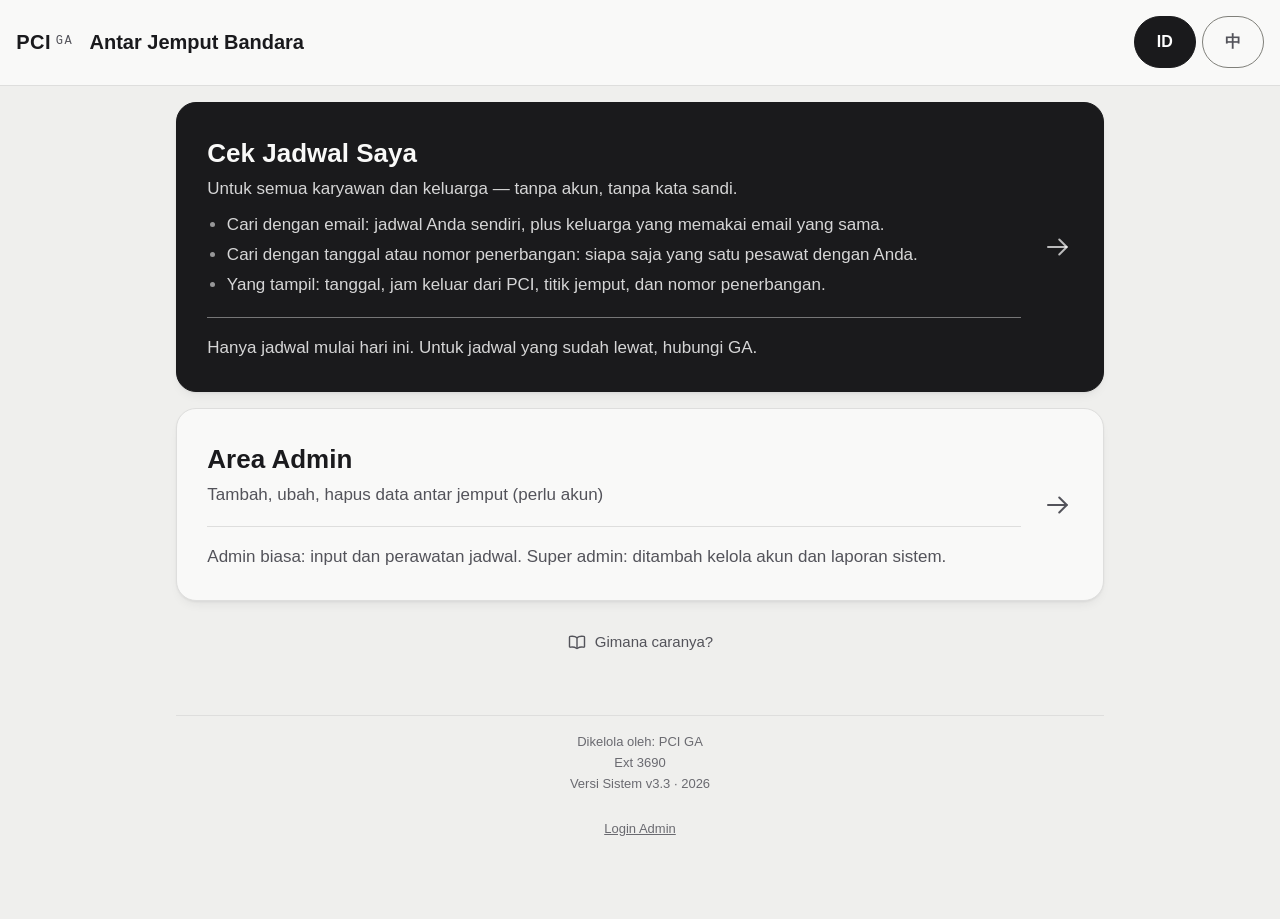
<file: index.html>
<!DOCTYPE html>
<html lang="id">
<head>
<meta charset="utf-8">
<meta name="viewport" content="width=device-width, initial-scale=1">

<!-- 手機瀏覽器頂端網址列的顏色。沒有這一行的話，畫面最上面永遠有一條白條，
     跟我們的米白底色（--bg）對不起來。值必須跟 css/style.css 的 --bg 相同。 -->
<meta name="theme-color" content="#EFEFED">

<!-- ⚠️ 網站是公開的（免費方案的 Pages 只支援公開 repo），
     所以至少不要讓它被搜尋引擎收錄。知道網址的人才進得來。 -->
<meta name="robots" content="noindex, nofollow">

<!--
  圖示，三個位置各講不同的事：
    分頁圖示（16/32px）→ PCI      實測 16px 上三個字母已經是極限，再多會糊成一團
    主畫面圖示（180px）→ PCI GA   空間夠，放完整的標誌
    主畫面名稱          → 見 manifest.json，由作業系統畫，永遠清楚

  ⚠️ apple-touch-icon 一定要有 PNG——**iOS 不吃 SVG**。
     少了這個檔案，iPhone 加到主畫面時會拿「網頁截圖」當圖示。
  ⚠️ 那個 PNG 是**直角滿版**的：iOS 與 Android 會自己套圓角遮罩，
     圖檔自己再帶圓角的話會變成「圓角疊圓角」，四個角出現缺口。
-->
<link rel="icon" href="favicon.svg?v=3.3" type="image/svg+xml">
<link rel="apple-touch-icon" href="apple-touch-icon.png?v=3.3">
<link rel="manifest" href="manifest.json?v=3.3">

<!-- CSS 還沒下載完之前先鋪底色，避免工廠 wifi 慢時先白閃一下 -->
<style>html{background:#EFEFED}</style>

<title>PCI Antar Jemput Bandara</title>
<!-- ⚠️ 改了 CSS 或 JS 一定要把 ?v= 往上加，其餘四個 HTML 也要一起改
     （tools/check.js 會比對，不一致就擋下來） -->
<link rel="stylesheet" href="css/style.css?v=3.3">
</head>
<body>

<!--
  ⚠️ wordmark（PCI GA）**只有首頁有**。
     內頁的人已經知道這是誰做的系統，他需要知道的是「這是什麼」，
     所以內頁把這個位置讓給標題。詳見 css/style.css 的 .wordmark 說明。
-->
<header class="topbar">
  <span class="wordmark" aria-label="PCI GA"><b>PCI</b><i>GA</i></span>
  <span class="brand" data-i18n="app.name">Antar Jemput Bandara</span>
  <nav class="lang" aria-label="Language">
    <button type="button" data-lang="id" aria-pressed="true">ID</button>
    <button type="button" data-lang="zh" aria-pressed="false">中</button>
  </nav>
</header>

<main class="wrap">

  <!--
    使用者入口。

    ⚠️ 這一格的說明比管理者那一格長，是刻意的：來這個網站的人有九成以上
       是一般同仁，而且**多半是第一次來、沒有人教過他**。管理者只有 2~3 位，
       是受過交代的。兩格一樣長只是版面好看，不是實際需要。

    ⚠️ 說明**只寫做得到的事**。「對自己那一筆提出需求」規格書裡有、
       但介面還沒做（目前只看得到管理者填的需求），所以這裡不能寫——
       寫了就會有人在頁面上找那個按鈕，找不到就打電話來問。
  -->
  <a class="entry entry--primary" href="query.html">
    <div class="entry-body">
      <div class="entry-title" data-i18n="home.query.title">Cek Jadwal Saya</div>
      <div class="entry-desc" data-i18n="home.query.desc">Untuk semua karyawan dan keluarga</div>
      <ul class="entry-list">
        <li data-i18n="home.query.p1"></li>
        <li data-i18n="home.query.p2"></li>
        <li data-i18n="home.query.p3"></li>
      </ul>
      <div class="entry-note" data-i18n="home.query.note"></div>
    </div>
    <span class="entry-icon" aria-hidden="true">
      <svg viewBox="0 0 24 24" fill="none" stroke="currentColor" stroke-width="1.6"
           stroke-linecap="round" stroke-linejoin="round">
        <path d="M4 12h15"/><path d="M13 6l6 6-6 6"/>
      </svg>
    </span>
  </a>

  <!--
    管理者入口。

    ⚠️ 「依航班日期／航班號查詢」原本在這一格，v2.4 移走了，
       但**功能沒有下架**——它在 query.html 裡是三個分頁之一
       （Email / 航班日期 / 航班號）。使用者的實際需求是「知道當天
       同班機有誰、能不能一起搭車」（規格書 3.1），那個需求還在。

    ⚠️ 這裡跟頁尾的小連結指向**同一個登入頁**。一般管理者與超級管理者
       的差別是**登入之後**才分流的（見 admin.html 的 #adminNav），
       不是在首頁分兩個門。
  -->
  <a class="entry" href="admin.html">
    <div class="entry-body">
      <div class="entry-title" data-i18n="home.admin.title">Area Admin</div>
      <div class="entry-desc" data-i18n="home.admin.desc">Tambah, ubah, hapus data antar jemput (perlu akun)</div>
      <div class="entry-note" data-i18n="home.admin.note"></div>
    </div>
    <span class="entry-icon" aria-hidden="true">
      <svg viewBox="0 0 24 24" fill="none" stroke="currentColor" stroke-width="1.6"
           stroke-linecap="round" stroke-linejoin="round">
        <path d="M4 12h15"/><path d="M13 6l6 6-6 6"/>
      </svg>
    </span>
  </a>

  <!--
    操作說明入口。
    ⚠️ 刻意**不做成第三張卡片**（作法沿用員工餐廳系統）：兩張卡片的份量差異
       （近黑實心 vs 淺色平面）是為了讓人兩秒內決定要做什麼，
       加第三張同等份量的會把這個層次打散。
       做成一條輕量連結，想找的人找得到，不想找的人不會被干擾。
    ⚠️ 同分頁開啟，不開新分頁——手機上新分頁只會讓人迷路，
       而首頁沒有任何狀態會因為離開而遺失。
  -->
  <a href="help.html" class="menu-help">
    <svg class="menu-help-icon" viewBox="0 0 24 24" aria-hidden="true">
      <path d="M12 6.8C10.6 5.6 8.6 5 6.3 5c-.9 0-1.8.1-2.5.2-.5.1-.8.5-.8 1v11.1c0 .6.5 1.1 1.2.9.6-.1 1.3-.2 2.1-.2 2 0 3.8.6 5 1.5.4.3 1 .3 1.4 0 1.2-.9 3-1.5 5-1.5.8 0 1.5.1 2.1.2.7.2 1.2-.3 1.2-.9V6.2c0-.5-.3-.9-.8-1-.7-.1-1.6-.2-2.5-.2-2.3 0-4.3.6-5.7 1.8z"
            fill="none" stroke="currentColor" stroke-width="1.7" stroke-linejoin="round"/>
      <path d="M12 6.8v12.2" fill="none" stroke="currentColor" stroke-width="1.7" stroke-linecap="round"/>
    </svg>
    <span data-i18n="home.help">Gimana caranya?</span>
  </a>

  <footer class="foot">
    <div id="footInfo"></div>
    <a class="foot-admin" id="footAdmin" href="admin.html">Login Admin</a>
  </footer>

</main>

<script src="js/config.js?v=3.3"></script>
<script src="js/i18n.js?v=3.3"></script>
<script>
  document.addEventListener('DOMContentLoaded', initLangSwitch);
</script>

</body>
</html>
</file>
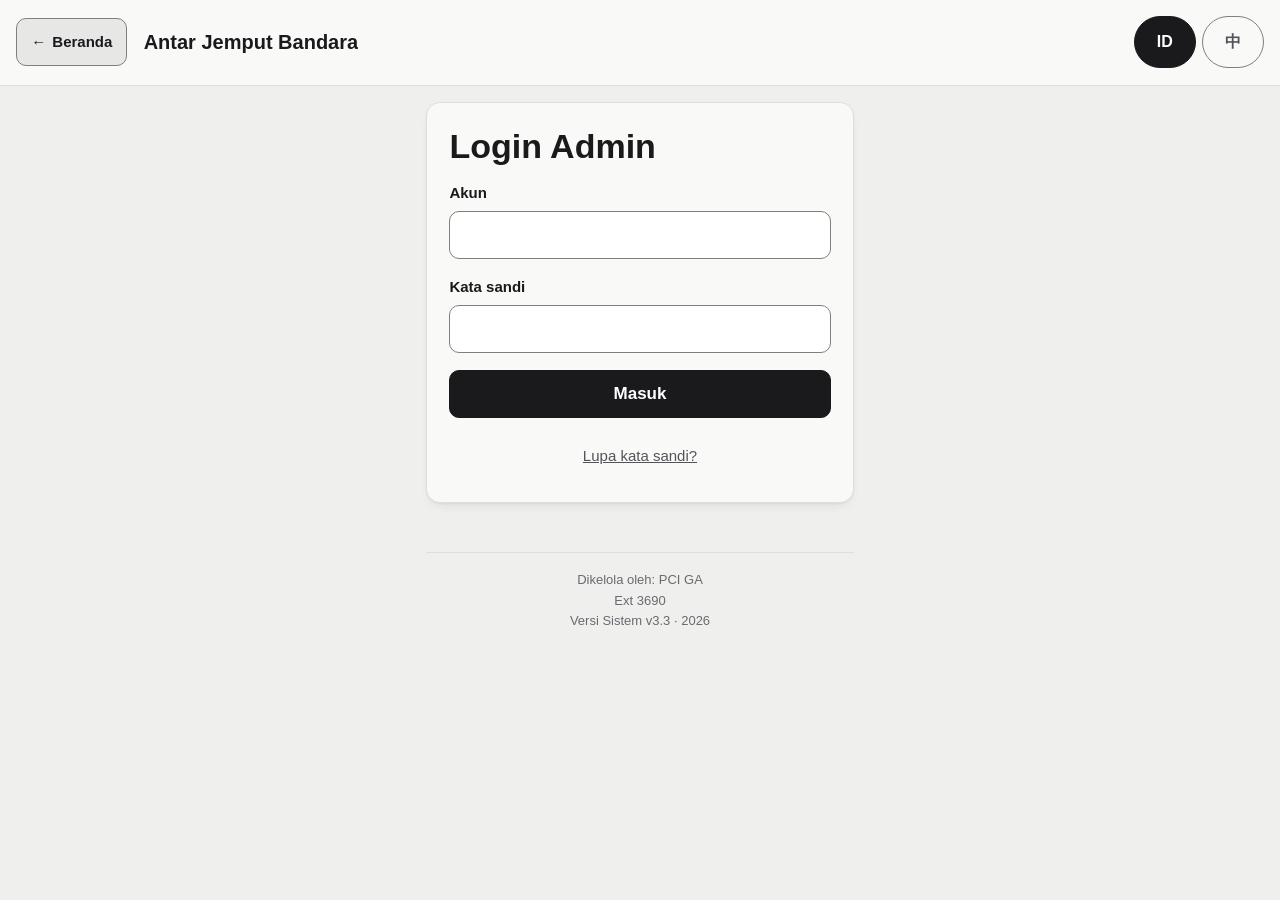
<file: admin-accounts.html>
<!DOCTYPE html>
<html lang="id">
<head>
<meta charset="utf-8">
<meta name="viewport" content="width=device-width, initial-scale=1">
<meta name="theme-color" content="#EFEFED">
<meta name="robots" content="noindex, nofollow">
<!-- 圖示與主畫面設定的完整說明在 index.html 的 <head> -->
<link rel="icon" href="favicon.svg?v=3.3" type="image/svg+xml">
<link rel="apple-touch-icon" href="apple-touch-icon.png?v=3.3">
<link rel="manifest" href="manifest.json?v=3.3">
<!-- CSS 還沒下載完之前先鋪底色，避免工廠 wifi 慢時先白閃一下 -->
<style>html{background:#EFEFED}</style>
<title>Kelola Akun — PCI Antar Jemput Bandara</title>
<link rel="stylesheet" href="css/style.css?v=3.3">
</head>
<body>

<!--
  只有超級管理者看得到這一頁。
  ⚠️ 前端把不能按的按鈕變灰只是體驗，真正的把關在 gas/Admins.js——
     任何人都能繞過前端直接打 API。
-->

<header class="topbar">
  <a class="backbtn" href="admin.html">
    <span aria-hidden="true">←</span>
    <span class="word" data-i18n="acc.back">Admin</span>
  </a>
  <span class="brand" data-i18n="acc.title">Kelola Akun</span>
  <nav class="lang" aria-label="Language">
    <button type="button" data-lang="id" aria-pressed="true">ID</button>
    <button type="button" data-lang="zh" aria-pressed="false">中</button>
  </nav>
</header>

<!--
  管理端導覽列（v2.7）。登入後在每一頁都看得到，不必按上一頁再點進去。

  ⚠️ 只有超級管理者看得到「帳號管理」。後端也會擋（gas/Admins.js 的 withSuper），
     這裡只是不要讓一般管理者點進去撞牆。
  ⚠️ 預設 hidden。真正決定顯不顯示的是 js/admin-session.js 的 renderPageNav()——
     一般管理者目前只有一項可以去，單獨一顆按鈕的導覽列看起來像壞掉，
     那種情況乾脆整條不顯示（2d 加了「新增」就會自然有兩項）。
-->
<nav class="adminnav" id="pageNav" aria-label="Admin" hidden>
  <a href="admin-list.html" data-nav="list" data-i18n="nav.list">Daftar Jadwal</a>
  <a href="admin-accounts.html" data-nav="accounts" data-super data-i18n="nav.accounts">Kelola Akun</a>
</nav>

<main class="wrap">

  <div id="adminMsg" role="alert" hidden></div>

  <div id="content" hidden>

    <!-- 新增帳號後顯示的初始密碼。⚠️ 只會出現這一次 -->
    <div id="pwBox" class="card pwbox" hidden>
      <h2 data-i18n="acc.pw.title">Kata Sandi Awal</h2>
      <dl class="kv">
        <dt data-i18n="adm.account">Akun</dt><dd id="pwAccount"></dd>
        <dt data-i18n="acc.pw.value">Kata sandi</dt><dd><code id="pwValue" class="pwcode"></code></dd>
      </dl>
      <p class="warn-line" data-i18n="acc.pw.once"></p>
    </div>

    <div class="rowbar">
      <h1 data-i18n="acc.title">Kelola Akun</h1>
      <button type="button" class="chip chip--main" id="toggleCreate" data-i18n="acc.create.toggle">+ Akun baru</button>
    </div>

    <!-- 新增帳號 -->
    <section id="createBox" class="card card--lift" hidden>
      <form id="createForm">
        <div class="field">
          <label for="newAccount" data-i18n="acc.new.account">Akun</label>
          <!-- ⚠️ inputmode 從 email 改回 text：帳號不再限定 email（v2.5），
               手機鍵盤跳出 @ 和 .com 那一排反而會誤導 -->
          <input type="text" id="newAccount" autocapitalize="off" spellcheck="false">
          <div class="hint" data-i18n="acc.new.accountHint"></div>
        </div>
        <div class="field">
          <label for="newName" data-i18n="acc.new.name">Nama</label>
          <input type="text" id="newName">
        </div>
        <div class="field">
          <label for="newRole" data-i18n="acc.new.role">Peran</label>
          <select id="newRole">
            <option value="ADMIN" data-i18n="adm.role.admin">Admin</option>
            <option value="SUPER" data-i18n="adm.role.super">Super Admin</option>
          </select>
        </div>
        <div class="field">
          <label for="newEmailNotif" data-i18n="acc.new.emailNotif">Email notifikasi</label>
          <input type="text" id="newEmailNotif" inputmode="email" autocapitalize="off" spellcheck="false">
          <div class="hint" data-i18n="acc.new.emailNotifHint"></div>
        </div>
        <button type="submit" class="btn" id="createBtn" data-i18n="acc.create.submit">Buat akun</button>
      </form>
    </section>

    <div id="list"></div>

    <p class="hint" data-i18n="acc.noPasswordNote"></p>

    <button type="button" class="btn btn--quiet" id="logoutBtn" data-i18n="adm.logout">Keluar</button>
  </div>

  <footer class="foot">
    <div id="footInfo"></div>
  </footer>

</main>

<script src="js/config.js?v=3.3"></script>
<script src="js/i18n.js?v=3.3"></script>
<script src="js/api.js?v=3.3"></script>
<script src="js/admin-session.js?v=3.3"></script>
<script src="js/admin-accounts.js?v=3.3"></script>

</body>
</html>
</file>
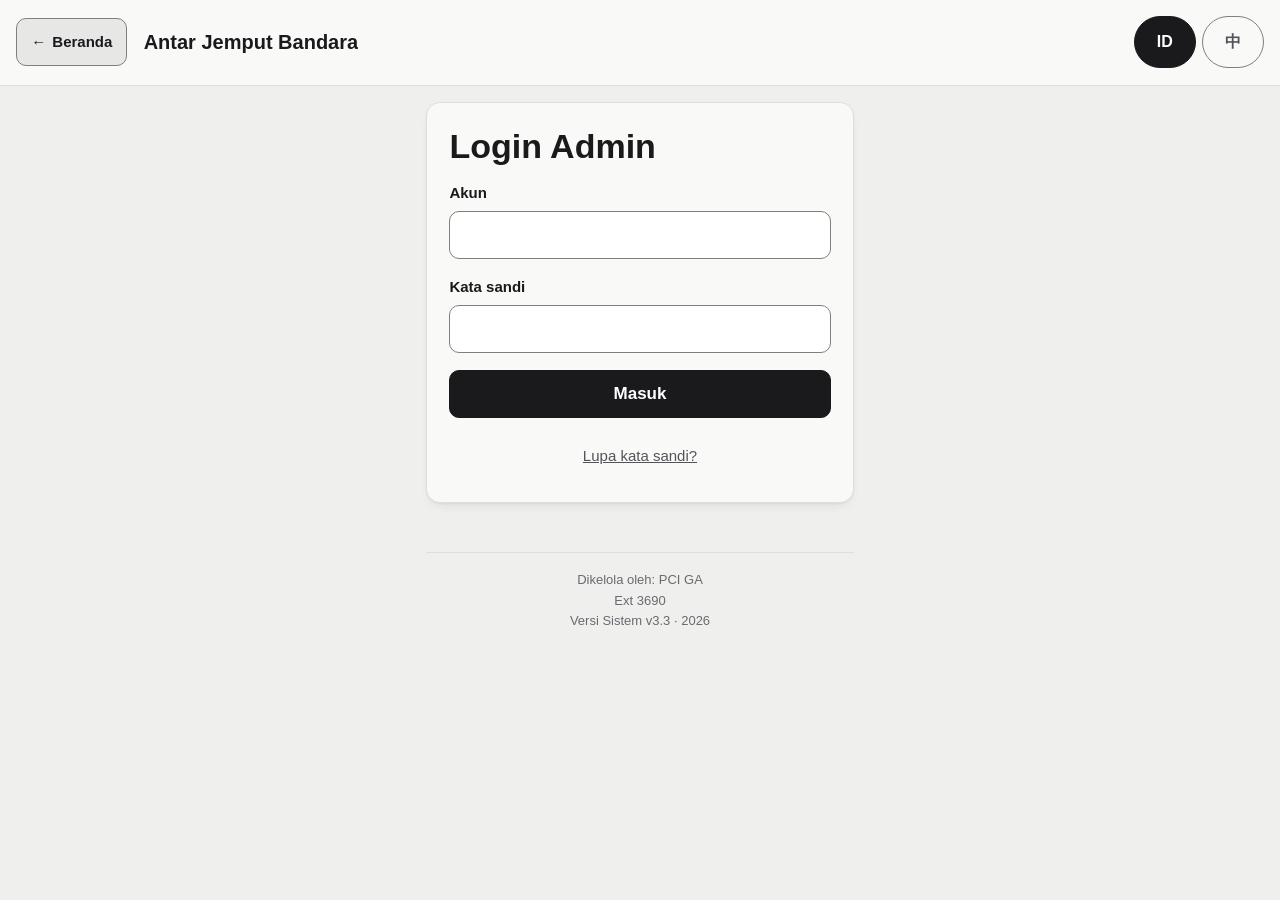
<file: admin-list.html>
<!DOCTYPE html>
<html lang="id">
<head>
<meta charset="utf-8">
<meta name="viewport" content="width=device-width, initial-scale=1">
<meta name="theme-color" content="#EFEFED">
<meta name="robots" content="noindex, nofollow">
<!-- 圖示與主畫面設定的完整說明在 index.html 的 <head> -->
<link rel="icon" href="favicon.svg?v=3.3" type="image/svg+xml">
<link rel="apple-touch-icon" href="apple-touch-icon.png?v=3.3">
<link rel="manifest" href="manifest.json?v=3.3">
<!-- CSS 還沒下載完之前先鋪底色，避免工廠 wifi 慢時先白閃一下 -->
<style>html{background:#EFEFED}</style>
<title>Daftar Jadwal — PCI Antar Jemput Bandara</title>
<!-- ⚠️ 改了 CSS 或 JS 一定要把所有 HTML 的 ?v= 一起往上加，
     js/config.js 與 gas/Config.js 的 version 也要同步（tools/check.js 會比對） -->
<link rel="stylesheet" href="css/style.css?v=3.3">
</head>
<body>

<!--
  班表列表（階段 2c，唯讀）。新增／修改在 2d。

  ⚠️ 這一頁看得到**全部歷史**，沒有使用者端那條「今天以後」的限制，
     所以後端那一支一定要包 withAuth（見 gas/Main.js 的路由表）。

  ── 篩選分兩層，是刻意的 ──────────────────────────────
  「日期區間」要打 API（它決定要讀多少資料，一趟 3~8 秒）；
  其餘全部在瀏覽器裡做，打字就即時反應。
  全部都打後端的話，管理者調一次條件等五秒，這一頁就不會有人用。
-->

<header class="topbar">
  <a class="backbtn" href="admin.html">
    <span aria-hidden="true">←</span>
    <span class="word" data-i18n="acc.back">Admin</span>
  </a>
  <span class="brand" data-i18n="list.title">Daftar Jadwal</span>
  <nav class="lang" aria-label="Language">
    <button type="button" data-lang="id" aria-pressed="true">ID</button>
    <button type="button" data-lang="zh" aria-pressed="false">中</button>
  </nav>
</header>

<!--
  管理端導覽列（v2.7）。登入後在每一頁都看得到，不必按上一頁再點進去。

  ⚠️ id 用 pageNav 不用 adminNav——admin.html 已經有一個 #adminNav 是別的東西
     （登入後那個只給超管看的「帳號管理」按鈕）。同名不同義最容易讓人改錯地方。
  ⚠️ 只有超級管理者看得到「帳號管理」。後端也會擋（gas/Admins.js 的 withSuper），
     這裡只是不要讓一般管理者點進去撞牆。
  ⚠️ 預設 hidden。真正決定顯不顯示的是 js/admin-session.js 的 renderPageNav()——
     一般管理者目前只有一項可以去，單獨一顆按鈕的導覽列看起來像壞掉，
     那種情況乾脆整條不顯示（2d 加了「新增」就會自然有兩項）。
-->
<!--
  管理端資訊列（v3.3）。導覽 ＋ 登入者 ＋ 登出併成一條。

  ⚠️ id 用 pageNav 不用 adminNav——admin.html 已經有一個 #adminNav 是別的東西。
  ⚠️ 只有超級管理者看得到「帳號管理」。後端也會擋，這裡只是不要讓人撞牆。
-->
<div class="adminbar" id="adminBar" hidden>
  <nav class="adminnav" id="pageNav" aria-label="Admin">
    <a href="admin-list.html" data-nav="list" data-i18n="nav.list">Daftar Jadwal</a>
    <a href="admin-accounts.html" data-nav="accounts" data-super data-i18n="nav.accounts">Kelola Akun</a>
  </nav>
  <span class="adminbar-who">
    <span id="adminName"></span>
    <span class="badge badge--role" id="adminRole"></span>
    <button type="button" class="adminbar-out" id="logoutBtn" data-i18n="adm.logout">Keluar</button>
  </span>
</div>

<main class="wrap wrap--wide">

  <div id="adminMsg" role="alert" hidden></div>

  <div id="content" hidden>

    <!-- 範圍列 ＋ 統計卡。桌機並排、手機上下 -->
    <div class="topline">

      <!--
        檢視範圍。取代原本 902px 高的日期區塊（手機螢幕才 844px）。
        ⚠️ 改這裡會**重新打 API**（3~8 秒），下面的篩選則是純前端、即時。
           兩者的成本差很多，所以刻意分成兩個不同的元件，不要混在一起。
      -->
      <button type="button" class="periodbar" id="periodBar"
              aria-expanded="false" aria-controls="rangePick">
        <span class="p-label" id="periodLabel"></span>
        <span class="p-count" id="periodCount"></span>
        <span class="p-caret" aria-hidden="true">▾</span>
      </button>

      <!--
        統計卡（方案 B，使用者 2026-09-05 選定）：流程狀態。
        點一下依該狀態篩選，再點一下取消。
        ⚠️ 「已完成」在預設範圍（未來 14 天）下通常是 0，這是必然的——
           它要切到「過去 14 天」或「全部」才有數字。
      -->
      <div class="stat-row" id="statRow">
        <button type="button" class="stat-card stat-todo" data-stat="TODO" aria-pressed="false">
          <span class="stat-num" id="statTodo">–</span>
          <span class="stat-label" data-i18n="list.stat.todo"></span>
        </button>
        <button type="button" class="stat-card stat-sched" data-stat="SCHEDULED" aria-pressed="false">
          <span class="stat-num" id="statSched">–</span>
          <span class="stat-label" data-i18n="status.SCHEDULED"></span>
        </button>
        <button type="button" class="stat-card stat-done" data-stat="DONE" aria-pressed="false">
          <span class="stat-num" id="statDone">–</span>
          <span class="stat-label" data-i18n="status.DONE"></span>
        </button>
      </div>
    </div>

    <!-- 範圍選單。預設收起來 -->
    <div class="rangepick" id="rangePick" hidden>
      <div class="chips" id="quickRange">
        <button type="button" class="chip" data-range="week"   data-i18n="list.quick.week"></button>
        <button type="button" class="chip" data-range="next14" data-i18n="list.quick.14"></button>
        <button type="button" class="chip" data-range="month"  data-i18n="list.quick.month"></button>
        <button type="button" class="chip" data-range="past14" data-i18n="list.quick.past"></button>
        <button type="button" class="chip" data-range="all"    data-i18n="list.quick.all"></button>
      </div>

      <div class="field">
        <label data-i18n="list.custom">Rentang sendiri</label>
        <div class="daterange">
          <div class="daterange-one">
            <span class="daterange-lab" data-i18n="list.from">Dari</span>
            <!-- ⚠️ <input type="date"> 的顯示順序跟著裝置地區設定走，管不了。
                 下面那一行由我們控制，一定是 dd/mm/yyyy -->
            <input type="date" id="fFrom">
            <div class="picked" id="pickedFrom" aria-live="polite"></div>
          </div>
          <div class="daterange-one">
            <span class="daterange-lab" data-i18n="list.to">Sampai</span>
            <input type="date" id="fTo">
            <div class="picked" id="pickedTo" aria-live="polite"></div>
          </div>
        </div>
      </div>

      <button type="button" class="btn" id="searchBtn" data-i18n="list.search">Tampilkan</button>
    </div>

    <!--
      逾期未處理。
      ⚠️ 這個數字是**全部期間**的，刻意不跟著上面的範圍走——
         預設範圍是「未來 14 天」，而逾期的一定在過去，
         只算範圍內的話永遠是 0（v2.9 就是這樣，做了卻沒有作用）。
         按下去會把範圍切成「全部」並只留下逾期那些。
    -->
    <button type="button" class="overdue-note" id="overdueNote" hidden></button>

    <!-- 其他篩選：純前端、即時，預設收合 -->
    <div class="filterbox">
      <button type="button" class="filter-toggle" id="filterToggle"
              aria-expanded="false" aria-controls="filterBody">
        <span class="f-grow" data-i18n="list.more">Filter lain</span>
        <!-- ⚠️ 有幾個條件生效要顯示出來。收合之後看不到條件，
             管理者會忘記自己還開著篩選，然後以為資料不見了 -->
        <span class="tag-active" id="filterCount" hidden></span>
        <span aria-hidden="true">▾</span>
      </button>

      <div class="filter-body" id="filterBody" hidden>
        <div class="field">
          <label for="fKeyword" data-i18n="list.keyword">Nama / email / kamar</label>
          <input type="text" id="fKeyword" data-i18n-ph="list.keyword.ph"
                 autocapitalize="off" spellcheck="false">
        </div>

        <div class="field">
          <label data-i18n="list.arah">Jemput / Antar</label>
          <div class="chips" id="fArah">
            <button type="button" class="chip" data-val=""        aria-pressed="true"  data-i18n="list.all"></button>
            <button type="button" class="chip" data-val="PICKUP"  aria-pressed="false" data-i18n="arah.PICKUP"></button>
            <button type="button" class="chip" data-val="DROPOFF" aria-pressed="false" data-i18n="arah.DROPOFF"></button>
          </div>
        </div>

        <div class="field">
          <label data-i18n="list.status">Status</label>
          <!-- 可複選。一個都沒選＝全部（按「全部」會把其餘清掉） -->
          <div class="chips" id="fStatus">
            <button type="button" class="chip" data-val=""          aria-pressed="true"  data-i18n="list.all"></button>
            <button type="button" class="chip" data-val="SCHEDULED" aria-pressed="false" data-i18n="status.SCHEDULED"></button>
            <button type="button" class="chip" data-val="DONE"      aria-pressed="false" data-i18n="status.DONE"></button>
            <button type="button" class="chip" data-val="INCOMPLETE" aria-pressed="false" data-i18n="status.INCOMPLETE"></button>
            <button type="button" class="chip" data-val="PENDING"   aria-pressed="false" data-i18n="status.PENDING"></button>
            <button type="button" class="chip" data-val="CANCELLED" aria-pressed="false" data-i18n="status.CANCELLED"></button>
          </div>
        </div>

        <div class="field2">
          <div class="field">
            <label for="fFactory" data-i18n="f.factory">Factory</label>
            <select id="fFactory"></select>
          </div>
          <div class="field">
            <label for="fDept" data-i18n="f.dept">Dept</label>
            <select id="fDept"></select>
          </div>
        </div>
        <div class="field2">
          <div class="field">
            <label for="fTitik" data-i18n="f.titik">Titik jemput</label>
            <select id="fTitik"></select>
          </div>
          <div class="field">
            <label for="fFlight" data-i18n="f.flight">NO Pesawat</label>
            <input type="text" id="fFlight" autocapitalize="characters" spellcheck="false" placeholder="CI761">
          </div>
        </div>
        <label class="check">
          <input type="checkbox" id="fNeed">
          <span data-i18n="list.needOnly">Hanya yang ada permintaan</span>
        </label>
      </div>
    </div>

    <div class="listbar">
      <span class="count" id="statLine"></span>
      <label class="sortbox">
        <span data-i18n="list.sort">Urutkan</span>
        <select id="fSort">
          <option value="date"    data-i18n="list.sort.date">Tanggal</option>
          <option value="name"    data-i18n="list.sort.name">Nama</option>
          <option value="flight"  data-i18n="list.sort.flight">NO Pesawat</option>
          <option value="updated" data-i18n="list.sort.updated">Terakhir diubah</option>
        </select>
      </label>
      <button type="button" class="chip" id="resetBtn" data-i18n="list.reset">Hapus filter</button>
      <button type="button" class="chip" id="reloadBtn" data-i18n="list.reload">Muat ulang</button>
    </div>

    <div id="result" aria-live="polite"></div>

    <p class="loading-note" id="freshLine"></p>

  </div>

  <footer class="foot">
    <div id="footInfo"></div>
  </footer>

</main>

  <!--
    修改表單（v3.0）。

    ⚠️ 蓋在整個畫面上（不是插在列表中間）：手機上如果讓表單擠在兩筆資料之間，
       管理者一邊捲動一邊填，很容易填到一半就滑走了。蓋滿整頁就沒有這個問題。

    ⚠️ 送出的是**欄位代碼**（SCHEDULED、PICKUP），不是畫面上的文字。
       後端只認代碼，也只寫得進白名單裡的欄位（gas/Bookings.js 的 BOOKING_EDITABLE）。
  -->
  <div class="sheetwrap" id="editWrap" hidden>
    <div class="sheetbox" role="dialog" aria-modal="true" aria-labelledby="editTitle">

      <div class="sheethead">
        <h2 id="editTitle" data-i18n="edit.title">Ubah data</h2>
        <button type="button" class="iconbtn" id="editClose" aria-label="Close">✕</button>
      </div>

      <form id="editForm" class="sheetbody">
        <p class="subtle" id="editWho"></p>
        <div class="msg" id="editMsg" hidden></div>

        <!-- ── 常改的 ── -->
        <div class="field">
          <label for="eTanggal" data-i18n="edit.date">Tanggal pesawat</label>
          <input type="date" id="eTanggal" required>
          <div class="picked" id="ePickedDate" aria-live="polite"></div>
        </div>

        <div class="field2">
          <div class="field">
            <label for="eArah" data-i18n="edit.arah">Jemput / Antar</label>
            <select id="eArah" required>
              <option value="PICKUP"  data-i18n="arah.PICKUP"></option>
              <option value="DROPOFF" data-i18n="arah.DROPOFF"></option>
            </select>
          </div>
          <div class="field">
            <label for="eStatus" data-i18n="list.status">Status</label>
            <select id="eStatus" required>
              <option value="SCHEDULED"  data-i18n="status.SCHEDULED"></option>
              <option value="DONE"       data-i18n="status.DONE"></option>
              <option value="INCOMPLETE" data-i18n="status.INCOMPLETE"></option>
              <option value="PENDING"    data-i18n="status.PENDING"></option>
              <option value="CANCELLED"  data-i18n="status.CANCELLED"></option>
            </select>
          </div>
        </div>

        <div class="field2">
          <div class="field">
            <label for="eFlight" data-i18n="f.flight">NO Pesawat</label>
            <input type="text" id="eFlight" list="dlFlight" autocapitalize="characters" spellcheck="false">
            <datalist id="dlFlight"></datalist>
          </div>
          <div class="field">
            <label for="eEtd" data-i18n="f.etd">Jam pesawat</label>
            <input type="text" id="eEtd" inputmode="numeric" placeholder="14:20">
          </div>
        </div>

        <div class="field">
          <label for="eDariPci" data-i18n="f.pickup">Jam dari PCI</label>
          <input type="text" id="eDariPci" placeholder="20:00">
          <!-- ⚠️ 這一欄是純文字，兩種寫法（設計約定第 3 條）。說明一定要留著，
               不然管理者會打成 09/03 20:00 而被讀成 3 月 9 日 -->
          <span class="hint" data-i18n="edit.pciHint"></span>
        </div>

        <div class="field">
          <label for="eTitik" data-i18n="f.titik">Titik jemput</label>
          <input type="text" id="eTitik" list="dlTitik">
          <datalist id="dlTitik"></datalist>
        </div>

        <div class="field2">
          <div class="field">
            <label for="eBagasi" data-i18n="f.bagasi">Bagasi</label>
            <input type="text" id="eBagasi">
          </div>
          <div class="field">
            <label for="eRemark" data-i18n="f.remark">Catatan</label>
            <input type="text" id="eRemark">
          </div>
        </div>

        <!-- ── 派車（v3.0 新增，欄位 Z/AA/AB 早就備好了）── -->
        <h3 class="formsec" data-i18n="edit.sec.vehicle">Kendaraan</h3>
        <div class="field">
          <label for="eKendaraan" data-i18n="f.kendaraan">No. kendaraan</label>
          <input type="text" id="eKendaraan" autocapitalize="characters">
        </div>
        <div class="field2">
          <div class="field">
            <label for="eSopir" data-i18n="f.sopir">Sopir</label>
            <input type="text" id="eSopir">
          </div>
          <div class="field">
            <label for="eHpSopir" data-i18n="f.hpSopir">HP sopir</label>
            <input type="text" id="eHpSopir" inputmode="tel">
          </div>
        </div>

        <!-- ── 人員資料（收起來）── -->
        <button type="button" class="chip" id="ePersonToggle" data-i18n="edit.sec.person">Data orang</button>
        <div id="ePersonBox" hidden>
          <!-- ⚠️ 這一區是「名冊快照」（設計約定第 4 條）：新增當下就複製進來，
               之後名冊怎麼改都不會動到歷史紀錄。平常不該改，打錯字才改。 -->
          <p class="formhint" data-i18n="edit.personHint"></p>
          <div class="field">
            <label for="eName" data-i18n="edit.name">Nama</label>
            <input type="text" id="eName" required>
          </div>
          <div class="field2">
            <div class="field">
              <label for="eNamaCina" data-i18n="edit.namaCina">Nama Cina</label>
              <input type="text" id="eNamaCina">
            </div>
            <div class="field">
              <label for="eFactory" data-i18n="f.factory">Factory</label>
              <input type="text" id="eFactory" list="dlFactory">
              <datalist id="dlFactory"></datalist>
            </div>
          </div>
          <div class="field2">
            <div class="field">
              <label for="eDept" data-i18n="f.dept">Dept</label>
              <input type="text" id="eDept" list="dlDept">
              <datalist id="dlDept"></datalist>
            </div>
            <div class="field">
              <label for="eDorm" data-i18n="f.dorm">Kamar</label>
              <input type="text" id="eDorm">
            </div>
          </div>
          <div class="field2">
            <div class="field">
              <label for="eHp" data-i18n="f.hp">HP</label>
              <input type="text" id="eHp" inputmode="tel">
            </div>
            <div class="field">
              <label for="eCustom" data-i18n="f.custom">Custom</label>
              <select id="eCustom">
                <option value=""></option>
                <option value="YES">YES</option>
                <option value="NO">NO</option>
              </select>
            </div>
          </div>
          <div class="field">
            <label for="eEmail" data-i18n="f.email">Email</label>
            <input type="text" id="eEmail" inputmode="email" autocapitalize="off">
          </div>
          <div class="field">
            <label for="eEmailKontak" data-i18n="f.emailKontak">Email kontak</label>
            <input type="text" id="eEmailKontak" inputmode="email" autocapitalize="off">
          </div>
          <div class="field2">
            <div class="field">
              <label for="ePovs" data-i18n="f.povs">POVS</label>
              <input type="text" id="ePovs">
            </div>
            <div class="field">
              <label for="eGroup" data-i18n="f.group">Grup</label>
              <input type="text" id="eGroup">
            </div>
          </div>
        </div>

        <div class="sheetfoot">
          <button type="submit" class="btn" id="eSave" data-i18n="edit.save">Simpan</button>
          <button type="button" class="btn btn--quiet" id="eCancel" data-i18n="edit.cancel">Batal</button>
          <button type="button" class="btn btn--danger" id="eDelete" data-i18n="edit.delete">Hapus</button>
        </div>
      </form>

    </div>
  </div>

<script src="js/config.js?v=3.3"></script>
<script src="js/i18n.js?v=3.3"></script>
<script src="js/api.js?v=3.3"></script>
<script src="js/admin-session.js?v=3.3"></script>
<script src="js/admin-list.js?v=3.3"></script>

</body>
</html>
</file>
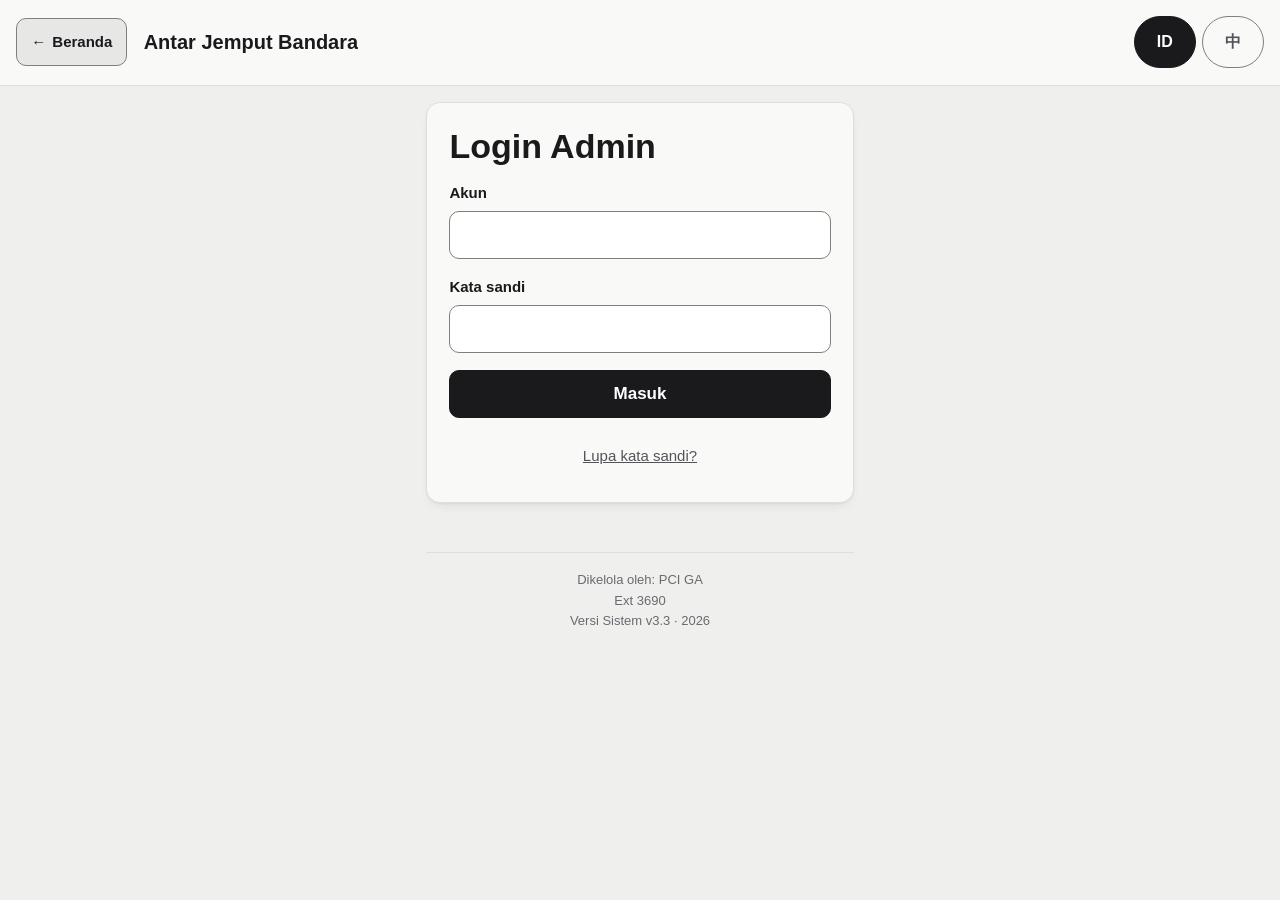
<file: admin.html>
<!DOCTYPE html>
<html lang="id">
<head>
<meta charset="utf-8">
<meta name="viewport" content="width=device-width, initial-scale=1">
<meta name="theme-color" content="#EFEFED">
<meta name="robots" content="noindex, nofollow">
<!-- 圖示與主畫面設定的完整說明在 index.html 的 <head> -->
<link rel="icon" href="favicon.svg?v=3.3" type="image/svg+xml">
<link rel="apple-touch-icon" href="apple-touch-icon.png?v=3.3">
<link rel="manifest" href="manifest.json?v=3.3">
<!-- CSS 還沒下載完之前先鋪底色，避免工廠 wifi 慢時先白閃一下 -->
<style>html{background:#EFEFED}</style>
<title>Login Admin — PCI Antar Jemput Bandara</title>
<link rel="stylesheet" href="css/style.css?v=3.3">
</head>
<body>

<!--
  ⚠️ 登入 / 忘記密碼 / 強制改密碼**三個畫面都在這一頁**（切換顯示，不換網址）。

  強制改密碼如果做成另一頁，使用者按「上一頁」就能繞過它——
  他會停在「已經登入、但密碼還是別人給的那組」的狀態。同一頁就沒有上一頁可以按。
-->

<header class="topbar">
  <a class="backbtn" href="index.html">
    <span aria-hidden="true">←</span>
    <span class="word" data-i18n="nav.home">Beranda</span>
  </a>
  <span class="brand" data-i18n="app.name">Antar Jemput Bandara</span>
  <nav class="lang" aria-label="Language">
    <button type="button" data-lang="id" aria-pressed="true">ID</button>
    <button type="button" data-lang="zh" aria-pressed="false">中</button>
  </nav>
</header>

<main class="wrap wrap--narrow">

  <div id="adminMsg" role="alert" hidden></div>

  <!-- 重新整理後正在確認 token 還有沒有效 -->
  <div id="panel-loading" class="card" hidden>
    <div class="skeleton"><div class="bar"></div><div class="bar"></div></div>
  </div>

  <!-- 1. 登入 -->
  <section id="panel-login" class="card card--lift" hidden>
    <h1 data-i18n="adm.login.title">Login Admin</h1>
    <form id="loginForm">
      <div class="field">
        <label for="loginAccount" data-i18n="adm.account">Akun</label>
        <input type="text" id="loginAccount" autocomplete="username" inputmode="email"
               autocapitalize="off" spellcheck="false">
      </div>
      <div class="field">
        <label for="loginPassword" data-i18n="adm.password">Kata sandi</label>
        <input type="password" id="loginPassword" autocomplete="current-password">
      </div>
      <button type="submit" class="btn" id="loginBtn" data-i18n="adm.login.submit">Masuk</button>
      <p class="foot-link"><a href="#" id="toForgot" data-i18n="adm.forgot.link">Lupa kata sandi?</a></p>
    </form>
  </section>

  <!-- 2. 忘記密碼 -->
  <section id="panel-forgot" class="card card--lift" hidden>
    <h1 data-i18n="adm.forgot.title">Lupa Kata Sandi</h1>
    <p class="hint" data-i18n="adm.forgot.desc"></p>
    <form id="forgotForm">
      <div class="field">
        <label for="forgotAccount" data-i18n="adm.account">Akun</label>
        <input type="text" id="forgotAccount" inputmode="email"
               autocapitalize="off" spellcheck="false">
      </div>
      <button type="submit" class="btn" id="forgotBtn" data-i18n="adm.forgot.submit">Kirim</button>
      <p class="foot-link"><a href="#" id="backToLogin" data-i18n="adm.backToLogin">Kembali ke login</a></p>
    </form>
  </section>

  <!-- 3. 強制改密碼 -->
  <section id="panel-change" class="card card--lift" hidden>
    <h1 data-i18n="adm.change.title">Ganti Kata Sandi</h1>
    <p class="hint" data-i18n="adm.change.desc"></p>
    <form id="changeForm">
      <!-- 舊密碼由程式填入（就是剛才登入用的那一組），不用再打一次 -->
      <input type="password" id="changeOld" autocomplete="current-password" hidden>
      <div class="field">
        <label for="changeNew" data-i18n="adm.change.new">Kata sandi baru</label>
        <input type="password" id="changeNew" autocomplete="new-password">
        <div class="hint" data-i18n="adm.change.rule"></div>
      </div>
      <div class="field">
        <label for="changeConfirm" data-i18n="adm.change.confirm">Ulangi kata sandi baru</label>
        <input type="password" id="changeConfirm" autocomplete="new-password">
      </div>
      <button type="submit" class="btn" id="changeBtn" data-i18n="adm.change.submit">Simpan</button>
    </form>
  </section>

  <!-- 4. 已登入 -->
  <section id="panel-done" class="card card--lift" hidden>
    <h1 data-i18n="adm.done.title">Sudah Masuk</h1>
    <dl class="kv">
      <dt data-i18n="adm.name">Nama</dt><dd id="doneName"></dd>
      <dt data-i18n="adm.account">Akun</dt><dd id="doneAccount"></dd>
      <dt data-i18n="adm.role">Peran</dt><dd id="doneRole"></dd>
    </dl>
    <!-- 班表列表：一般管理者與超管都能用 -->
    <p>
      <a class="btn" href="admin-list.html" data-i18n="list.link">Daftar Jadwal</a>
    </p>
    <!-- 只有超級管理者看得到。後端也會擋，這裡只是不要讓一般管理者點進去撞牆 -->
    <p id="adminNav" hidden>
      <a class="btn" href="admin-accounts.html" data-i18n="acc.link">Kelola Akun</a>
    </p>
    <p class="hint" data-i18n="adm.done.soon"></p>
    <button type="button" class="btn btn--quiet" id="logoutBtn" data-i18n="adm.logout">Keluar</button>
  </section>

  <footer class="foot">
    <div id="footInfo"></div>
  </footer>

</main>

<script src="js/config.js?v=3.3"></script>
<script src="js/i18n.js?v=3.3"></script>
<script src="js/api.js?v=3.3"></script>
<script src="js/admin-session.js?v=3.3"></script>
<script src="js/admin-login.js?v=3.3"></script>

</body>
</html>
</file>
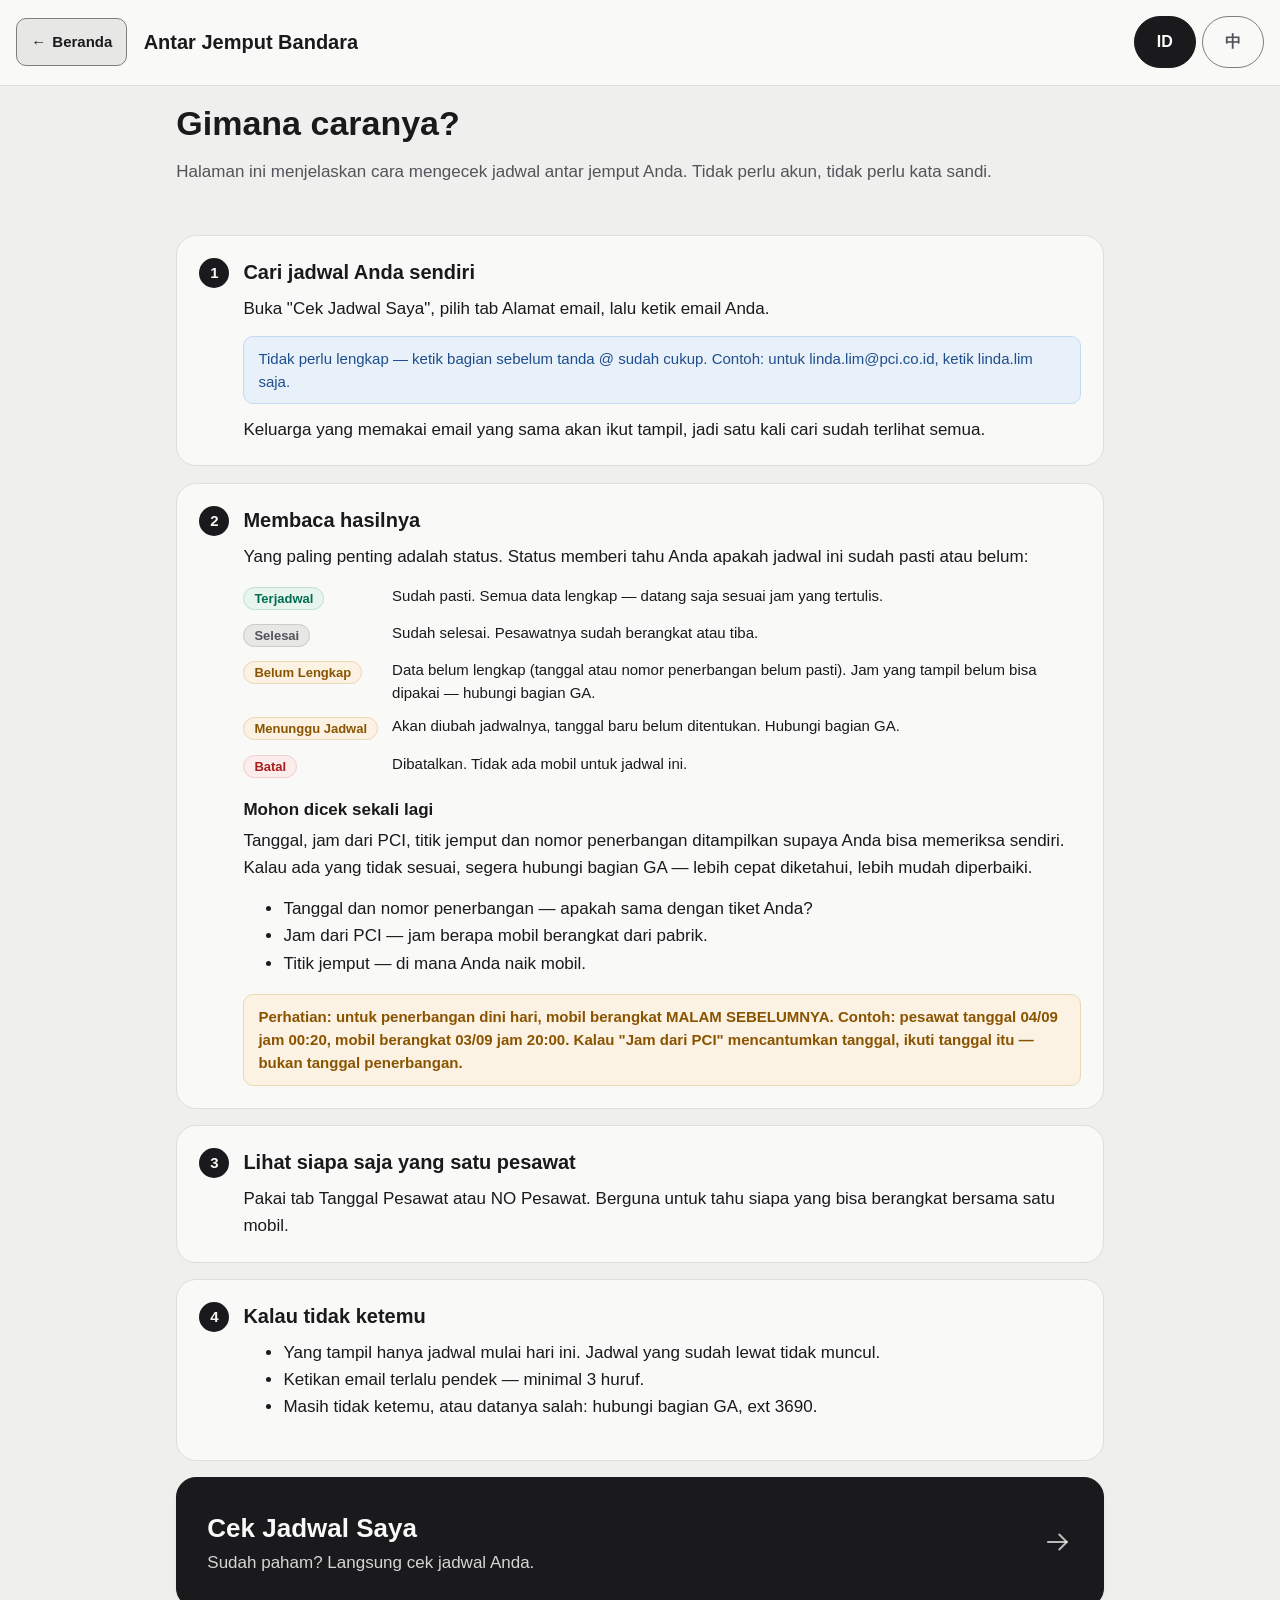
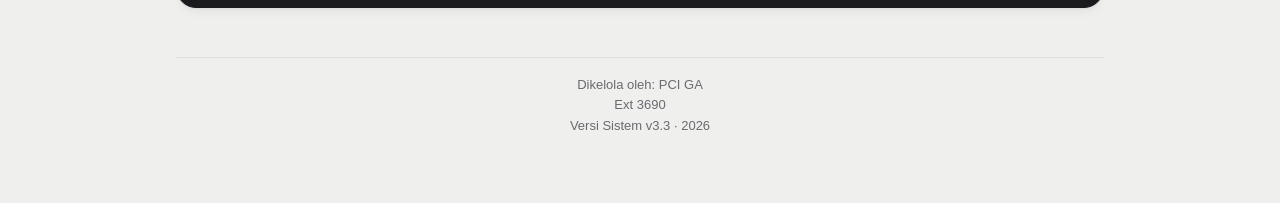
<file: help.html>
<!DOCTYPE html>
<html lang="id">
<head>
<meta charset="utf-8">
<meta name="viewport" content="width=device-width, initial-scale=1">
<meta name="theme-color" content="#EFEFED">
<meta name="robots" content="noindex, nofollow">
<!-- 圖示與主畫面設定的完整說明在 index.html 的 <head> -->
<link rel="icon" href="favicon.svg?v=3.3" type="image/svg+xml">
<link rel="apple-touch-icon" href="apple-touch-icon.png?v=3.3">
<link rel="manifest" href="manifest.json?v=3.3">
<!-- CSS 還沒下載完之前先鋪底色，避免工廠 wifi 慢時先白閃一下 -->
<style>html{background:#EFEFED}</style>
<title>Panduan — PCI Antar Jemput Bandara</title>
<link rel="stylesheet" href="css/style.css?v=3.3">
</head>
<body>

<header class="topbar">
  <a class="backbtn" href="index.html">
    <span aria-hidden="true">←</span>
    <span class="word" data-i18n="nav.home">Beranda</span>
  </a>
  <span class="brand" data-i18n="app.name">Antar Jemput Bandara</span>
  <nav class="lang" aria-label="Language">
    <button type="button" data-lang="id" aria-pressed="true">ID</button>
    <button type="button" data-lang="zh" aria-pressed="false">中</button>
  </nav>
</header>

<main class="wrap">

  <h1 data-i18n="help.title">Gimana caranya?</h1>
  <p class="lead" data-i18n="help.lead"></p>

  <!--
    ⚠️ 這一頁**刻意不放截圖**（使用者 2026-09-05 確認）。
       截圖會安靜地過期：v3.1 才剛把桌機列表從 8 欄改成 6 欄，
       在那之前截的圖現在全是錯的，而且不會有任何人發現。
       示範用的徽章、按鈕都用**真的 CSS 元件**畫出來——
       它們會跟著系統一起變，永遠不會跟畫面對不起來。
  -->

  <!-- ① 查自己的行程 -->
  <section class="step">
    <div class="step-no" aria-hidden="true">1</div>
    <div class="step-body">
      <h2 data-i18n="help.s1.title"></h2>
      <p data-i18n="help.s1.p1"></p>
      <p class="hintbox" data-i18n="help.s1.tip"></p>
      <p data-i18n="help.s1.p2"></p>
    </div>
  </section>

  <!-- ② 看懂結果：重點在狀態（使用者 2026-09-05 指定） -->
  <section class="step">
    <div class="step-no" aria-hidden="true">2</div>
    <div class="step-body">
      <h2 data-i18n="help.s2.title"></h2>
      <p data-i18n="help.s2.p1"></p>

      <!-- 狀態對照。徽章用的是全站同一套 .badge 樣式，不是另外畫的 -->
      <dl class="statusdoc">
        <dt><span class="badge badge--scheduled" data-i18n="status.SCHEDULED"></span></dt>
        <dd data-i18n="help.st.scheduled"></dd>

        <dt><span class="badge badge--done" data-i18n="status.DONE"></span></dt>
        <dd data-i18n="help.st.done"></dd>

        <dt><span class="badge badge--incomplete" data-i18n="status.INCOMPLETE"></span></dt>
        <dd data-i18n="help.st.incomplete"></dd>

        <dt><span class="badge badge--pending" data-i18n="status.PENDING"></span></dt>
        <dd data-i18n="help.st.pending"></dd>

        <dt><span class="badge badge--cancelled" data-i18n="status.CANCELLED"></span></dt>
        <dd data-i18n="help.st.cancelled"></dd>
      </dl>

      <h3 data-i18n="help.s2.check"></h3>
      <p data-i18n="help.s2.checkP"></p>
      <ul class="entry-list">
        <li data-i18n="help.s2.c1"></li>
        <li data-i18n="help.s2.c2"></li>
        <li data-i18n="help.s2.c3"></li>
      </ul>

      <!-- ⚠️ 這一條是實際資料裡 8 筆會踩到的坑，也是最容易讓人錯過車的一件事 -->
      <p class="warnbox" data-i18n="help.s2.midnight"></p>
    </div>
  </section>

  <!-- ③ 查同班機 -->
  <section class="step">
    <div class="step-no" aria-hidden="true">3</div>
    <div class="step-body">
      <h2 data-i18n="help.s3.title"></h2>
      <p data-i18n="help.s3.p1"></p>
    </div>
  </section>

  <!-- ④ 查不到怎麼辦 -->
  <section class="step">
    <div class="step-no" aria-hidden="true">4</div>
    <div class="step-body">
      <h2 data-i18n="help.s4.title"></h2>
      <ul class="entry-list">
        <li data-i18n="help.s4.c1"></li>
        <li data-i18n="help.s4.c2"></li>
        <li data-i18n="help.s4.c3"></li>
      </ul>
    </div>
  </section>

  <a class="entry entry--primary" href="query.html">
    <div class="entry-body">
      <div class="entry-title" data-i18n="home.query.title">Cek Jadwal Saya</div>
      <div class="entry-desc" data-i18n="help.cta"></div>
    </div>
    <span class="entry-icon" aria-hidden="true">
      <svg viewBox="0 0 24 24" fill="none" stroke="currentColor" stroke-width="1.6"
           stroke-linecap="round" stroke-linejoin="round">
        <path d="M4 12h15"/><path d="M13 6l6 6-6 6"/>
      </svg>
    </span>
  </a>

  <footer class="foot">
    <div id="footInfo"></div>
  </footer>

</main>

<script src="js/config.js?v=3.3"></script>
<script src="js/i18n.js?v=3.3"></script>
<script>
  document.addEventListener('DOMContentLoaded', initLangSwitch);
</script>

</body>
</html>
</file>
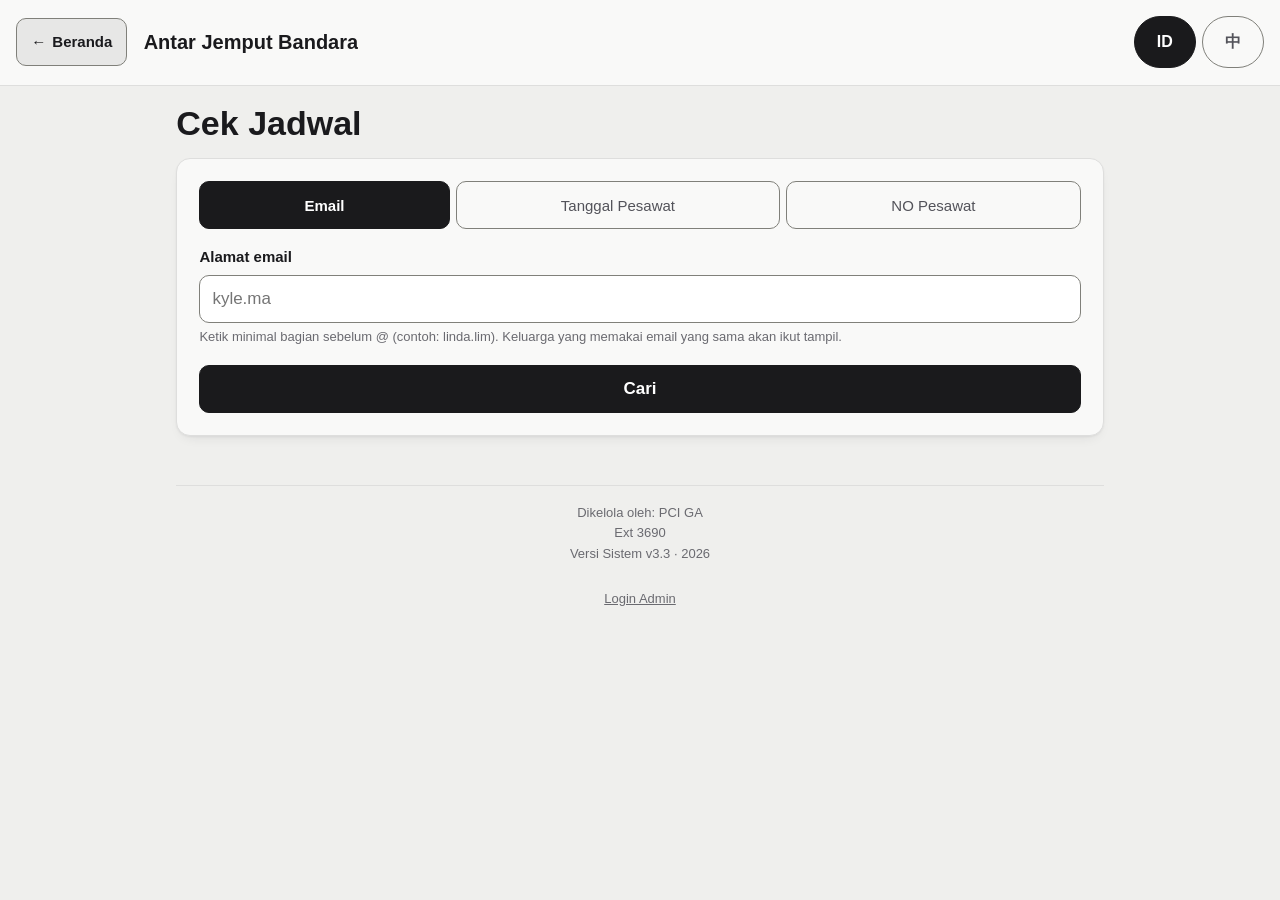
<file: query.html>
<!DOCTYPE html>
<html lang="id">
<head>
<meta charset="utf-8">
<meta name="viewport" content="width=device-width, initial-scale=1">
<meta name="theme-color" content="#EFEFED">
<meta name="robots" content="noindex, nofollow">
<!-- 圖示與主畫面設定的完整說明在 index.html 的 <head> -->
<link rel="icon" href="favicon.svg?v=3.3" type="image/svg+xml">
<link rel="apple-touch-icon" href="apple-touch-icon.png?v=3.3">
<link rel="manifest" href="manifest.json?v=3.3">
<!-- CSS 還沒下載完之前先鋪底色，避免工廠 wifi 慢時先白閃一下 -->
<style>html{background:#EFEFED}</style>
<title>Cek Jadwal — PCI Antar Jemput Bandara</title>
<!-- ⚠️ 改了 CSS 或 JS 一定要把 ?v= 往上加，index.html、admin.html 都要一起改，
     而且 js/config.js 的 SYSTEM_INFO.version 與 gas/Config.js 也要同步。
     GitHub Pages 會讓瀏覽器把資源快取 10 分鐘，漏改的話後端已經更新
     而前端還是舊的，畫面會用「錯誤的方式」壞掉。 -->
<link rel="stylesheet" href="css/style.css?v=3.3">
</head>
<body>

<header class="topbar">
  <!-- 返回鍵放最左上角，做成有邊框的按鈕而不是純文字連結：
       純文字在手機上又小又不像可以點，使用者會找不到出口 -->
  <a class="backbtn" href="index.html">
    <span aria-hidden="true">←</span>
    <span class="word" data-i18n="nav.home">Beranda</span>
  </a>
  <span class="brand" data-i18n="app.name">Antar Jemput Bandara</span>
  <nav class="lang" aria-label="Language">
    <button type="button" data-lang="id" aria-pressed="true">ID</button>
    <button type="button" data-lang="zh" aria-pressed="false">中</button>
  </nav>
</header>

<main class="wrap">

  <h1 data-i18n="query.title">Cek Jadwal</h1>

  <form id="searchForm" class="card card--lift">

    <div class="tabs" role="group">
      <button type="button" data-mode="email"  aria-pressed="true"  data-i18n="query.tab.email">Email</button>
      <button type="button" data-mode="date"   aria-pressed="false" data-i18n="query.tab.date">Tanggal Pesawat</button>
      <button type="button" data-mode="flight" aria-pressed="false" data-i18n="query.tab.flight">NO Pesawat</button>
    </div>

    <div class="field" id="field-email">
      <label for="inputEmail" data-i18n="query.email.label">Alamat email</label>
      <input type="text" id="inputEmail" autocomplete="email" inputmode="email"
             autocapitalize="off" spellcheck="false" placeholder="kyle.ma">
      <div class="hint" data-i18n="query.email.hint"></div>
    </div>

    <div class="field" id="field-date" hidden>
      <label for="inputDate" data-i18n="query.date.label">Tanggal Pesawat</label>
      <input type="date" id="inputDate">
      <!-- ⚠️ 輸入框本身的顯示順序跟著裝置地區設定走，管不了。
           這一行由我們控制，一定是 dd/mm/yyyy（見 js/query.js 的 showPickedDate） -->
      <div class="picked" id="pickedDate" aria-live="polite"></div>
      <div class="hint" data-i18n="query.date.hint"></div>
    </div>

    <div class="field" id="field-flight" hidden>
      <label for="inputFlight" data-i18n="query.flight.label">NO Pesawat</label>
      <input type="text" id="inputFlight" autocapitalize="characters" spellcheck="false"
             placeholder="CI761">
      <div class="hint" data-i18n="query.flight.hint"></div>
    </div>

    <button type="submit" class="btn" id="submitBtn" data-i18n="query.submit">Cari</button>
  </form>

  <div id="result" aria-live="polite"></div>

  <footer class="foot">
    <div id="footInfo"></div>
    <a class="foot-admin" id="footAdmin" href="admin.html">Login Admin</a>
  </footer>

</main>

<script src="js/config.js?v=3.3"></script>
<script src="js/i18n.js?v=3.3"></script>
<script src="js/api.js?v=3.3"></script>
<script src="js/query.js?v=3.3"></script>

</body>
</html>
</file>
<file: css/style.css>
/* PCI 機場接送系統 — 樣式
   設計原則：手機優先、大字體、大按鈕

   ⚠️ 設計 token（下面 :root 那一區）沿用員工餐廳系統 KANTIN，
      那些顏色都算過 WCAG 對比度，在工廠的光線下看得清楚。
      要調整整體風格改那一區就好，不要在下面的規則裡寫死顏色。
*/

:root {
  /* 只支援淺色。不宣告的話，部分 Android 瀏覽器會強制反轉整頁，
     精心調的米白會變成深褐色，狀態色也會跟著跑掉 */
  color-scheme: light;

  /* --- 基本表面與文字 --- */
  --bg:            #EFEFED;   /* 中性米白。不是白、也不是冷灰 */
  --surface:       #F9F9F8;   /* 卡片，比底色亮一階 */
  --surface-alt:   #E7E7E6;
  --text:          #1A1A1D;   /* 對底色 15.1:1 */
  --text-muted:    #53535A;   /* 對底色 6.6:1 */
  --text-subtle:   #6A6A70;   /* 對底色 4.7:1，剛好通過 WCAG AA */
  --border:        #DEDEDD;   /* 純裝飾的分隔線，沒有對比度要求 */
  --border-strong: #CBCBCA;

  /* ⚠️ 輸入框、可點按鈕的**邊界**是另一個顏色，不能用上面那兩個。
     WCAG 1.4.11 要求互動元件的邊界對背景至少 3:1——
     #CBCBCA 只有 1.41:1，在工廠光線下等於看不到輸入框在哪裡。 */
  --border-input:  #80807A;   /* 對底色 3.45:1 */

  /* --- 主要動作：近黑，不是彩色 --- */
  --action:        #1A1A1C;
  --action-press:  #35353A;

  /* --- 狀態色：畫面上僅有的彩色，每個都算過對比度 --- */
  --ok:            #046C4E;
  --ok-bg:         #E7F5EE;
  --ok-border:     #BFE3D3;
  --danger:        #A81E1E;
  --danger-bg:     #FBEDEC;
  --danger-border: #F3CFCD;
  --warn:          #8A5300;
  --warn-bg:       #FBF2E3;
  --warn-border:   #EBD9B4;
  --info:          #1F4E8C;
  --info-bg:       #E8F0FA;
  --info-border:   #C4D8F0;

  /* --- 圓角 --- */
  --radius-sm:   10px;
  --radius:      14px;
  --radius-lg:   20px;
  --radius-pill: 999px;

  /* --- 字級 ---
     clamp(最小, 隨螢幕寬度連續變化, 最大)：手機到電腦是平滑過渡。
     ⚠️ --fs-input 的下限鎖死 16px。低於 16px 的話，iOS 一點輸入框
        就會自動放大整個畫面，使用者要手動縮回來。 */
  --fs-xs:      clamp(12px, 0.70rem + 0.15vw, 13px);
  --fs-sm:      clamp(13px, 0.78rem + 0.20vw, 15px);
  --fs-body:    clamp(15px, 0.88rem + 0.25vw, 17px);
  --fs-input:   clamp(16px, 0.95rem + 0.20vw, 17px);
  --fs-lg:      clamp(17px, 1.00rem + 0.40vw, 20px);
  --fs-title:   clamp(23px, 1.30rem + 1.30vw, 34px);

  /* --- 觸控目標最小高度（可能戴手套，不要小於 48px）--- */
  --tap-min: 48px;

  --gap:      clamp(12px, 0.70rem + 0.40vw, 18px);
  --pad-card: clamp(16px, 0.90rem + 0.60vw, 24px);
  --sec-gap:  clamp(28px, 1.50rem + 2.00vw, 56px);

  /* --- 陰影：強度要跟重要性成正比，不要每張卡片都一樣 --- */
  --lift-1: 0 1px 2px rgba(38,38,44,.05), 0 6px 14px -8px rgba(38,38,44,.16);
  --lift-2: 0 10px 24px -10px rgba(40,40,45,.20), 0 24px 48px -24px rgba(40,40,45,.24);
}


/* ===== 基礎 ===== */

*, *::before, *::after { box-sizing: border-box; }

html { -webkit-text-size-adjust: 100%; }

/* ── 三條「一次擋掉一整類問題」的規則（v2.4）─────────────────────
 *
 * 逐頁調版面永遠調不完，這三條是從實際踩過的坑歸納出來的。
 * 共同的症狀都是「畫面出現橫向捲動，但看不出是哪個元素造成的」。
 *
 * 1. 媒體元素預設用**自己的原始尺寸**。放一張比容器寬的圖就把整頁撐開。
 *    這一版開始有 logo 與圖示，所以這條從「以防萬一」變成「一定要有」。
 * 2. 沒有空格的長字串（email、備註裡貼上的網址、航班代碼串）不會自己換行，
 *    會把卡片撐破。break-word 只在「這個字真的放不下」時才斷，
 *    不像 anywhere 會把正常的句子也切得零零落落。
 * 3. flex 子元素的 min-width 預設是 auto，意思是**不會縮到內容寬度以下**。
 *    ⚠️ v2.4 修的頂列 bug 就是這一條：長標題不會自己截斷，
 *       而是把語言切換整個擠出畫面。
 */
img, svg, video, canvas, table, pre { max-width: 100%; }

.card, .entry, .booking, .drow, td, dd { overflow-wrap: break-word; }

/* ⚠️ 第 3 條要**逐個列出容器**，不能只寫 .topbar。
 *    min-width:auto 的預設值對每一個 flex／grid 子元素都成立，
 *    而 overflow-wrap 救不了它——換行是「行」層級的事，
 *    min-content 寬度是「格子」層級的事，格子撐開了就沒有行可以換。
 *
 *    實際抓到的兩個（v2.4 的版面檢查逼出來的，都是既有問題）：
 *      .kv dd  —— 一個超長的 email 把「值」那一欄從 200px 撐到 490px，
 *                 手機上詳細資料要左右滑才看得完
 *      .dtable td —— 卡片模式下是 flex，姓名太長時右邊的廠別標籤被推出畫面
 */
.topbar > *,
.kv > dt, .kv > dd { min-width: 0; }

/* ⚠️ 第 4 條（v2.5 補）。**藏起來就是要藏起來，任何版面規則都不可以蓋過它。**
 *
 * 瀏覽器內建的 `[hidden] { display: none }` 是 UA 規則，
 * 任何一條作者寫的 display 都贏得過它。而卡片模式那一段正好有：
 *
 *     @media screen and (max-width: 760px) {
 *       .dtable, .dtable tbody, .dtable tr, .dtable td { display: block; }
 *     }
 *
 * 於是 `row.hidden = true` 在手機上**完全沒有效果**——
 * 班表列表的「詳細／收合」按鈕點了沒反應，每一筆永遠是展開的。
 * 桌機沒事（那裡沒有作者的 display 規則），所以在電腦上測永遠測不出來。
 *
 * 這是 v1.8 卡片模式一起帶進來的，v2.5 才由使用者回報發現。
 * 用 !important 是對的：hidden 是「這個東西現在不該存在」的語意宣告，
 * 沒有任何版面理由可以推翻它。
 */
[hidden] { display: none !important; }

body {
  margin: 0;
  background: var(--bg);
  color: var(--text);
  font-size: var(--fs-body);
  line-height: 1.6;
  font-family: -apple-system, BlinkMacSystemFont, "Segoe UI", Roboto,
               "Noto Sans TC", "Microsoft JhengHei", "PingFang TC", sans-serif;
}

.wrap {
  max-width: 760px;
  margin: 0 auto;
  padding: var(--gap);
}

/* 桌機把內容放寬（v3.2）。1920px 上原本只用掉 40% 的寬度，兩側各空 580px。
   ⚠️ 不是拉滿——一行超過約 90 個字就難讀了。960px 是「用得夠多、又還讀得順」。 */
@media screen and (min-width: 761px) { .wrap { max-width: 960px; } }

/* 登入這種只有一欄表單的頁面，寬度收窄比較好讀 */
.wrap--narrow { max-width: 460px; }

h1, h2, h3 { margin: 0 0 .4em; line-height: 1.25; }
h1 { font-size: var(--fs-title); }
h2 { font-size: var(--fs-lg); }

a { color: var(--action); }

/* 鍵盤操作時看得到焦點在哪 */
:focus-visible {
  outline: 3px solid var(--action);
  outline-offset: 2px;
}


/* ===== 頁首 ===== */

.topbar {
  display: flex;
  align-items: center;
  gap: var(--gap);
  padding: var(--gap);
  background: var(--surface);
  border-bottom: 1px solid var(--border);
}

/**
 * 標誌：純文字排的，沒有圖檔——跟員工餐廳系統同一個做法，也是同一個標誌
 * （`PCI GA` 是總務的識別，不是單一系統的，所以兩個系統共用）。
 *
 * 文字排的好處：不用多一次網路請求、放大永遠銳利、深淺色自動跟著配色走。
 * 圖檔要付出這三樣的相反面，換來的只是「可以畫得更複雜」——這裡不需要。
 *
 * ⚠️ **只有首頁有。** 內頁的人已經知道這是誰做的系統，他需要知道的是
 *    「這是什麼」。320px 上的差別是看到「PCI GA」還是看到「機場接送系統」，
 *    後者才回答得了他的問題。品牌識別沒有損失——favicon 在每一頁的 <head> 裡。
 */
.wordmark {
  display: inline-flex;
  align-items: baseline;
  gap: 5px;
  flex: 0 0 auto;                  /* 標誌不可以被壓縮，要縮的是標題 */
  /* 在這裡定一次字級，底下的 b / i 都用 em 相對它——
     這樣位移量會跟著字級一起縮放（見下方 .wordmark i 的說明） */
  font-size: var(--fs-lg);
}

.wordmark b {
  font-size: 1em;
  font-weight: 800;
  letter-spacing: .02em;
  color: var(--text);
}

/* ⚠️ <i> 只是拿來把 GA 分出來，不是要斜體，所以要關掉 font-style。
      白字黑底的小方塊跟 favicon 的圓角黑底是同一個形狀語言。 */
/* GA：小一號、細字、等寬字體，**上緣對齊 PCI**（v3.2，使用者要求）。
 *
 * ⚠️ 位移量**一定要用 em，不可以寫死 px**。
 *    --fs-lg 是 clamp(17px … 20px)，會隨視窗寬度變——寫死 5px 的話
 *    桌機對得剛好，手機上就歪掉，而且沒有人會注意到。
 *
 * 算法（用 canvas 的 actualBoundingBoxAscent 實測出來的）：
 *    PCI 大寫高 = 0.70 × 字級；GA（等寬字）= 0.75 × 字級
 *    GA 設成 0.6em → 要往上推 (0.70 − 0.75 × 0.6) = 0.25 個 PCI 字級
 *                            = 0.25 / 0.6 = 0.42 個 GA 字級
 *    所以 top: -.42em（em 相對 GA 自己的字級）。
 *    實測 1920px 推 5.04px、390px 推 4.43px，兩邊都對齊。
 *
 * ⚠️ 用 position 不用 margin：margin 會把後面的「機場接送系統」一起推歪。
 *
 * ⚠️ 字型用等寬字而不是載外部字型：這個專案是零建置流程，
 *    載 Google Fonts 要多一次網路請求，工廠 wifi 上會先閃一下沒字型的樣子。
 *    等寬字每一台裝置都有，跟 PCI 的無襯線體差異也夠明顯。
 */
.wordmark i {
  font-style: normal;
  font-size: .6em;
  font-weight: 400;
  font-family: ui-monospace, "SF Mono", Menlo, Consolas, monospace;
  position: relative;
  top: -.42em;
  letter-spacing: .12em;
  color: var(--text-muted);
}

.topbar .brand {
  font-weight: 700;
  font-size: var(--fs-lg);
  text-decoration: none;
  color: var(--text);

  /* ⚠️ 放不下就截斷，不要把右邊的語言切換擠出畫面。
        min-width:0 是關鍵，見檔案上方「三條規則」的第 3 條。 */
  overflow: hidden;
  text-overflow: ellipsis;
  white-space: nowrap;
}

/* 返回鍵：有邊框的按鈕，不是純文字連結。
   純文字在手機上又小又不像可以點，使用者會找不到出口。
   高度給滿 --tap-min，戴手套也點得到。 */
.backbtn {
  display: inline-flex;
  align-items: center;
  gap: 6px;
  flex: 0 0 auto;
  min-height: var(--tap-min);
  padding: 0 14px;
  border: 1px solid var(--border-input);
  border-radius: var(--radius-sm);
  background: var(--surface-alt);
  color: var(--text);
  font-size: var(--fs-sm);
  font-weight: 600;
  text-decoration: none;
  white-space: nowrap;
}

.backbtn:active { background: var(--border-strong); }

/**
 * 窄螢幕的頂列取捨。
 *
 * ⚠️ 這一段先前的寫法同時造成兩個 bug（v2.4 修掉）：
 *
 *      .topbar .brand { display: none; }   ← ①
 *      .backbtn { margin-right: auto; }    ← ②
 *
 *    ① 是為了內頁寫的（內頁三個元件塞不下），但**首頁沒有返回鍵**，
 *      標題一藏，整條頂列就只剩語言切換，使用者看不到自己在哪個系統。
 *    ② 把語言切換推到右邊的責任交給了 .backbtn，而首頁沒有 .backbtn，
 *      於是沒有東西推它，語言切換掉到最左邊。
 *
 *    兩個 bug 同源：**版面靠「隔壁有某個元素」成立**。那個元素一旦不存在
 *    或被隱藏，版面就散掉，而且不會有任何錯誤訊息。
 *
 * 現在的取捨順序：標題永遠顯示（放不下自己截斷）→ 空間不夠時
 * 犧牲返回鍵的**文字**，箭頭留著。
 */
@media screen and (max-width: 420px) {
  .topbar .brand { font-size: 15px; }

  /* 只留箭頭，省下約 60px 給標題。實測 320px 上中文標題因此能完整顯示。
     ⚠️ 它仍然是有邊框、48px 高的按鈕（見上方 .backbtn 的說明），
        找得到也點得到——被拿掉的只有文字，不是按鈕本身。 */
  .backbtn .word { display: none; }
  .backbtn { padding: 0 12px; }
}

/**
 * 管理端導覽列（v2.7）——貼在頂列下面，登入後每一頁都有。
 *
 * ⚠️ 橫向可捲（overflow-x: auto）而不是換行：2d 之後項目會變多，
 *    在 320px 上換行會把資料一路往下推。可捲的話它永遠只佔一行。
 * ⚠️ 但**不可以出現頁面層級的橫向捲動**——所以捲的是這一條，不是整頁。
 */
.adminnav {
  display: flex;
  gap: 6px;
  align-items: center;
  padding: 8px var(--gap);
  background: var(--surface-alt);
  border-bottom: 1px solid var(--border);
  overflow-x: auto;
  -webkit-overflow-scrolling: touch;
  scrollbar-width: none;
}
.adminnav::-webkit-scrollbar { display: none; }

.adminnav a {
  flex: 0 0 auto;                     /* 不要被壓扁，寧可捲 */
  display: inline-flex;
  align-items: center;
  min-height: var(--tap-min);
  padding: 0 14px;
  border: 1px solid var(--border);
  border-radius: var(--radius-sm);
  background: var(--surface);
  color: var(--text);
  font-size: var(--fs-sm);
  font-weight: 600;
  text-decoration: none;
  white-space: nowrap;
}

/* ⚠️ 用 aria-current 當選取樣式的鉤子，不另外加 class——
      這樣「畫面上看得出在哪一頁」和「螢幕閱讀器知道在哪一頁」是同一件事，
      不會有其中一個忘了更新的問題。 */
.adminnav a[aria-current="page"] {
  background: var(--action);
  border-color: var(--action);
  color: #fff;
}

.adminnav a:active { background: var(--surface-alt); }


/**
 * 語言切換：兩顆並排的小膠囊。
 *
 * ⚠️ margin-left:auto 是它**自己**靠右，不依賴左邊有什麼元素。
 *    先前是靠隔壁元素的 margin-right:auto 推——那個元素不存在時
 *    （首頁沒有返回鍵）它就掉到左邊。自己靠右的寫法對任何頁面都成立。
 */
.lang { display: flex; gap: 4px; flex: 0 0 auto; margin-left: auto; }

/* ⚠️ 高度用 --tap-min（48px），不是先前的 36px。
      36px 沒有達到專案自己訂的標準——那個標準的理由是「工廠光線、
      戴著手套也要點得到」，語言切換沒有理由例外。
      v2.4 的版面自動檢查抓到這一項（5 個頁面每一頁都有）。 */
.lang button {
  min-height: var(--tap-min);
  padding: 0 12px;
  border: 1px solid var(--border-input);
  background: transparent;
  color: var(--text-muted);
  border-radius: var(--radius-pill);
  font-size: var(--fs-sm);
  cursor: pointer;
}

/* 桌機加大（v3.2，使用者要求）。
   ⚠️ **只加大桌機。** 手機維持 48px（--tap-min）——那是「戴手套點得到」的
      下限，再加大會把標題擠出畫面（v2.4 踩過的那個頂列 bug）。 */
@media screen and (min-width: 761px) {
  .lang { gap: 6px; }
  .lang button {
    min-height: 52px;
    padding: 0 22px;
    font-size: 16px;
    font-weight: 600;
    border-width: 1.5px;
  }
}

.lang button[aria-pressed="true"] {
  background: var(--action);
  border-color: var(--action);
  color: #fff;
  font-weight: 600;
}


/* ===== 卡片 ===== */

.card {
  background: var(--surface);
  border: 1px solid var(--border);
  border-radius: var(--radius);
  padding: var(--pad-card);
  margin-bottom: var(--gap);
}

.card--lift { box-shadow: var(--lift-1); }


/* ===== 首頁的兩個入口 ===== */

.entry {
  display: block;
  background: var(--surface);
  border: 1px solid var(--border);
  border-radius: var(--radius-lg);
  padding: var(--pad-card);
  margin-bottom: var(--gap);
  text-decoration: none;
  color: var(--text);
  box-shadow: var(--lift-1);
}

/* 內容在左、箭頭在右（v3.2）。右邊那塊空白就有東西了。 */
.entry { display: flex; align-items: center; gap: var(--pad-card); }
.entry .entry-body { flex: 1 1 auto; min-width: 0; }   /* 防禦規則第 3 條 */

/* 細箭頭（v3.2，使用者提供參考圖）。
   ⚠️ 它不是裝飾，是「按這裡會前往」的指示——**手機也要有**，只是小一點。
      先前想過放飛機／鑰匙那種大圖示，但那會把手機的文字擠窄、折行變多。 */
.entry .entry-icon {
  flex: 0 0 auto;
  width: 30px;
  height: 30px;
  color: var(--text-muted);
  transition: transform .15s;
}
.entry .entry-icon svg { width: 100%; height: 100%; display: block; }
.entry:hover .entry-icon { transform: translateX(4px); }

.entry:hover { box-shadow: var(--lift-2); }
.entry .entry-title { font-size: var(--fs-lg); font-weight: 700; }
.entry .entry-desc { color: var(--text-muted); font-size: var(--fs-sm); }

/* 使用者入口的說明清單（v2.8）。
   ⚠️ 這一整塊在 <a> 裡面，所以**不要放任何可以點的東西**（連結、按鈕）——
      <a> 裡面再放一個 <a> 是無效的 HTML，瀏覽器會自己把它拆開，
      拆出來的結果各家不一樣，而且畫面上看不出哪裡壞了。 */
.entry .entry-list {
  margin: 10px 0 0;
  padding-left: 1.15em;                /* 圓點縮在文字左邊，不要凸出卡片 */
  font-size: var(--fs-sm);
  line-height: 1.55;
}
.entry .entry-list li { margin-bottom: 4px; }
.entry .entry-list li::marker { color: var(--action); }

/* 「只查得到今天以後」這一條。它是**限制**不是功能，所以跟上面的清單
   分開、用不同的顏色——混在清單裡的話會被當成第四項功能讀過去。 */
.entry .entry-note {
  /* ⚠️ 加強這條線靠的是**間距**，不是線本身。
     貼太近的話它會被上下的文字「吃掉」，拉開之後同一條線就明顯了。 */
  margin-top: 18px;
  padding-top: 16px;
  border-top: 1px solid var(--border);
  color: var(--text-muted);
  font-size: var(--fs-sm);
}

/* ⚠️ **這一段一定要放在上面 .entry .entry-* 的基本宣告之後。**
   `.entry--primary .entry-note` 跟 `.entry .entry-note` 的權重完全一樣（0,2,0），
   權重一樣時是「檔案後面的贏」。寫在前面的話，深色底上的文字顏色會被
   基本規則的淺灰蓋回去——畫面照樣畫出來、沒有任何錯誤訊息，
   只是那幾行字在黑底上讀不出來。
   ⚠️ 這個坑本專案已經踩到第三次（v2.7 的 .chips、v2.9 的 .statline--alert）。
      **新增 modifier class 時先問一句：它要覆蓋的那條寫在哪裡？** */
/* 首頁的主要入口：黑底白字（v3.1，使用者要求）。

   為什麼只有這一格：來這個網站的人有九成以上是一般同仁，
   「查詢我的行程」是他們唯一要按的東西。兩格長得一樣的話，
   第一次來的人得先讀完兩格才知道該按哪個。

   ⚠️ 底色一變，**裡面每一個文字顏色都要跟著換**。
      說明、清單、下面那條限制原本都是 --text-muted（淺灰），
      那是給白底用的——留在黑底上會變成「看得到有字、但讀不出來」。
      這種錯不會報錯，而且在開發者的大螢幕上勉強看得到，
      到了工廠的手機上就完全讀不了。 */
.entry--primary {
  background: var(--action);
  border-color: var(--action);
}
.entry--primary .entry-title { color: var(--surface); }
.entry--primary .entry-desc,
.entry--primary .entry-list,
.entry--primary .entry-note { color: rgba(255, 255, 255, .82); }
/* 圓點原本是 --action（近黑），在黑底上會整個消失 */
.entry--primary .entry-list li::marker { color: rgba(255, 255, 255, .55); }
/* .22 在深色底上幾乎看不見（使用者反映）。提到 .40 才讀得出來 */
.entry--primary .entry-note { border-top-color: rgba(255, 255, 255, .40); }
/* ⚠️ 箭頭用 currentColor 畫，在深色卡片裡會繼承到近黑的文字色——
   等於把它畫在黑底上，完全看不見而且不會報錯。深色卡片一定要單獨指定。 */
.entry--primary .entry-icon { color: rgba(255, 255, 255, .70); }

/* 桌機把字級與內距放大（v3.2，使用者反映「字體偏小」）。
   ⚠️ 只動桌機。手機上 15px 是刻意的，改大會讓折行變多。 */
@media screen and (min-width: 761px) {
  .entry { padding: 30px; }
  .entry .entry-title { font-size: 26px; }
  .entry .entry-desc,
  .entry .entry-list,
  .entry .entry-note { font-size: 17px; }
}


/* ===== 操作說明入口與說明頁（v3.2）===== */

/* 「怎麼使用？」——輕量連結，不是第三張卡片。
   ⚠️ 兩張卡片的份量差異（近黑實心 vs 淺色平面）是為了讓人兩秒內決定要按哪個。
      做成第三張同等份量的卡片會把這個層次打散。作法沿用員工餐廳系統。 */
.menu-help {
  display: flex;
  align-items: center;
  justify-content: center;
  gap: 8px;
  min-height: var(--tap-min);        /* 它是連結，一樣要點得到 */
  margin: 4px 0 var(--gap);
  color: var(--text-muted);
  font-size: var(--fs-sm);
  text-decoration: none;
}
.menu-help:hover { color: var(--text); text-decoration: underline; }
.menu-help-icon { width: 20px; height: 20px; flex: 0 0 auto; }

/* 說明頁的四個步驟。編號在左、內容在右 */
.lead {
  margin: 0 0 var(--sec-gap);
  color: var(--text-muted);
  font-size: var(--fs-body);
}

.step {
  display: flex;
  gap: 14px;
  padding: var(--pad-card);
  margin-bottom: var(--gap);
  background: var(--surface);
  border: 1px solid var(--border);
  border-radius: var(--radius-lg);
}
.step-no {
  flex: 0 0 auto;
  display: flex;
  align-items: center;
  justify-content: center;
  width: 30px;
  height: 30px;
  border-radius: 50%;
  background: var(--action);
  color: var(--surface);
  font-weight: 700;
  font-size: var(--fs-sm);
}
.step-body { flex: 1 1 auto; min-width: 0; }   /* 防禦規則第 3 條 */
.step-body h2 { font-size: var(--fs-lg); margin: 2px 0 .5em; }
.step-body h3 { font-size: var(--fs-body); margin: 1.2em 0 .4em; }
.step-body p { margin: 0 0 .8em; }
.step-body p:last-child { margin-bottom: 0; }
.step-body .entry-list { margin-top: 0; }

/* 提示框（打到 @ 前面就好）與警告框（凌晨航班）。
   ⚠️ 兩者顏色不同是刻意的：一個是「這樣比較方便」，
      另一個是「不照做會錯過車」。同一種顏色會讓後者被當成前者讀過去。 */
.hintbox, .warnbox {
  padding: 10px 14px;
  border-radius: var(--radius-sm);
  border: 1px solid;
  font-size: var(--fs-sm);
  line-height: 1.55;
}
.hintbox { background: var(--info-bg);  border-color: var(--info-border);  color: var(--info); }
.warnbox { background: var(--warn-bg);  border-color: var(--warn-border);  color: var(--warn); font-weight: 600; }

/* 狀態對照表。徽章一欄、說明一欄 */
.statusdoc {
  display: grid;
  grid-template-columns: auto 1fr;
  gap: 10px 14px;
  align-items: start;
  margin: 0 0 .8em;
}
.statusdoc dt { min-width: 0; }
/* ⚠️ .badge 預設 margin-left:auto（列表卡片要它靠右）。在這裡要取消，
   不然徽章會被推到欄位最右邊，跟右邊的說明文字黏在一起 */
.statusdoc dt .badge { margin-left: 0; white-space: nowrap; }
.statusdoc dd { margin: 0; min-width: 0; font-size: var(--fs-sm); line-height: 1.55; }

@media screen and (max-width: 420px) {
  /* 窄螢幕：徽章與說明改成上下排，兩欄各自都太窄的話反而難讀 */
  .statusdoc { grid-template-columns: 1fr; gap: 4px; }
  .statusdoc dd { margin-bottom: 10px; }
}


/* ===== 表單 ===== */

.field { margin-bottom: var(--gap); }

.field label {
  display: block;
  font-weight: 600;
  font-size: var(--fs-sm);
  margin-bottom: 6px;
}

.field .hint {
  font-size: var(--fs-xs);
  color: var(--text-subtle);
  margin-top: 4px;
}

/* 日期選好之後的確認文字。
   ⚠️ <input type="date"> 的顯示順序跟著裝置地區設定走，管不了
   （印尼手機 18/09/2026、美式設定的電腦 09/18/2026）。
   這一行由我們控制，一定是 dd/mm/yyyy，所以要夠明顯讓人拿來對照。 */
.field .picked {
  margin-top: 6px;
  font-size: var(--fs-body);
  font-weight: 700;
  color: var(--text);
  min-height: 1.6em;
}

/* ⚠️ 不要列舉 type。原本寫成 input[type="email"], [type="text"], [type="date"]，
   結果密碼欄因為沒被列到，掉回瀏覽器預設寬度（約 20 字元），
   跟旁邊的帳號欄一寬一窄。日後加 tel / number 也會再破一次同樣的洞。
   改成「.field 裡面的輸入框都算」，只排除本來就不該是滿版的勾選類。 */
.field input:not([type="checkbox"]):not([type="radio"]) {
  width: 100%;
  min-height: var(--tap-min);
  padding: 10px 12px;
  font-size: var(--fs-input);
  font-family: inherit;
  color: var(--text);
  background: #fff;
  border: 1px solid var(--border-input);
  border-radius: var(--radius-sm);
}

/* 查詢方式的三個分頁 */
.tabs {
  display: flex;
  gap: 6px;
  margin-bottom: var(--gap);
  flex-wrap: wrap;
}

.tabs button {
  flex: 1 1 auto;
  min-height: var(--tap-min);
  padding: 0 14px;
  border: 1px solid var(--border-input);
  background: transparent;
  color: var(--text-muted);
  border-radius: var(--radius-sm);
  font-size: var(--fs-sm);
  font-family: inherit;
  cursor: pointer;
}

.tabs button[aria-pressed="true"] {
  background: var(--action);
  border-color: var(--action);
  color: #fff;
  font-weight: 600;
}

.btn {
  display: inline-flex;
  align-items: center;
  justify-content: center;
  width: 100%;
  min-height: var(--tap-min);
  padding: 0 18px;
  border: 1px solid var(--action);
  border-radius: var(--radius-sm);
  background: var(--action);
  color: #fff;
  font-size: var(--fs-body);
  font-weight: 600;
  font-family: inherit;
  cursor: pointer;
}

.btn:active { background: var(--action-press); }
.btn[disabled] { opacity: .55; cursor: default; }

/* 次要動作（登出之類）：一樣好按，但不要跟主要動作搶注意力 */
.btn--quiet {
  background: transparent;
  color: var(--text);
  border-color: var(--border-input);
}
.btn--quiet:active { background: var(--surface-alt); }

/* 表單底下的小連結（忘記密碼、返回登入） */
.foot-link {
  margin: 14px 0 0;
  text-align: center;
  font-size: var(--fs-sm);
}
.foot-link a {
  display: inline-block;
  min-height: var(--tap-min);
  line-height: var(--tap-min);
  padding: 0 12px;
  color: var(--text-muted);
}


/* ===== 查詢結果 ===== */

.result-head {
  display: flex;
  align-items: baseline;
  gap: 8px;
  margin: var(--sec-gap) 0 var(--gap);
}

.result-head h2 { margin: 0; }
.result-head .count { color: var(--text-muted); font-size: var(--fs-sm); }

/* 一筆接送 = 一張卡。手機上是卡片，不是橫向表格 */
.booking {
  background: var(--surface);
  border: 1px solid var(--border);
  border-left: 4px solid var(--border-strong);
  border-radius: var(--radius);
  padding: var(--pad-card);
  margin-bottom: var(--gap);
  box-shadow: var(--lift-1);
}

/* 左邊那條色帶就是「接 / 送」的視覺區分，不必看文字也分得出來 */
.booking--pickup  { border-left-color: var(--ok); }
.booking--dropoff { border-left-color: var(--info); }

/* 已取消的整張變淡，但不要淡到看不見 */
.booking--cancelled { opacity: .62; }

.booking-top {
  display: flex;
  align-items: center;
  gap: 10px;
  flex-wrap: wrap;
  margin-bottom: 10px;
}

.booking-date {
  font-size: var(--fs-lg);
  font-weight: 700;
}

.booking-arah {
  font-size: var(--fs-sm);
  font-weight: 600;
  padding: 3px 10px;
  border-radius: var(--radius-pill);
  border: 1px solid;
}

.arah--pickup  { color: var(--ok);   background: var(--ok-bg);   border-color: var(--ok-border); }
.arah--dropoff { color: var(--info); background: var(--info-bg); border-color: var(--info-border); }

.badge {
  font-size: var(--fs-xs);
  font-weight: 600;
  padding: 3px 10px;
  border-radius: var(--radius-pill);
  border: 1px solid;
  margin-left: auto;
}

/* ⚠️ **五個狀態每一個都要有一條規則。** 少寫一個不會報錯，
   那顆徽章只會變成沒有顏色的灰框——在一整排彩色徽章裡看起來像壞掉，
   而且完全看不出是「漏寫樣式」還是「本來就長這樣」。
   加新狀態時，Config.js 的 LIST_STATUS 與這裡要一起改。 */
.badge--scheduled { color: var(--ok);     background: var(--ok-bg);     border-color: var(--ok-border); }
.badge--done      { color: var(--text-muted); background: var(--surface-alt); border-color: var(--border-strong); }
.badge--incomplete{ color: var(--warn);   background: var(--warn-bg);   border-color: var(--warn-border); }
.badge--pending   { color: var(--warn);   background: var(--warn-bg);   border-color: var(--warn-border); }
.badge--cancelled { color: var(--danger); background: var(--danger-bg); border-color: var(--danger-border); }
/* v2.9 起退役，但搬遷刻意不動的那些列還帶著它 */
.badge--postponed { color: var(--warn);   background: var(--warn-bg);   border-color: var(--warn-border); }

.booking-name {
  font-weight: 600;
  margin-bottom: 10px;
}

.booking-name .cn { color: var(--text-muted); font-weight: 400; }

/* 欄位清單：手機上是兩欄（標籤 + 值） */
.kv {
  display: grid;
  grid-template-columns: minmax(96px, auto) 1fr;
  gap: 4px 12px;
  font-size: var(--fs-sm);
  margin: 0;
}

.kv dt { color: var(--text-subtle); }
.kv dd { margin: 0; }
.kv dd strong { font-weight: 700; }

/* 出車時間是這張卡上最重要的一個數字，給它一點重量 */
.kv .big { font-size: var(--fs-body); font-weight: 700; }

.booking-note {
  margin-top: 10px;
  padding: 8px 12px;
  border-radius: var(--radius-sm);
  background: var(--warn-bg);
  border: 1px solid var(--warn-border);
  font-size: var(--fs-sm);
}

.booking-vehicle {
  margin-top: 10px;
  padding-top: 10px;
  border-top: 1px dashed var(--border-strong);
}


/* ===== 帳號管理 ===== */

/* 標題與「新增帳號」並排 */
.rowbar {
  display: flex;
  align-items: center;
  gap: var(--gap);
  flex-wrap: wrap;
  margin-bottom: var(--gap);
}
.rowbar h1 { margin: 0; margin-right: auto; }

select {
  width: 100%;
  min-height: var(--tap-min);
  padding: 10px 12px;
  font-size: var(--fs-input);
  font-family: inherit;
  color: var(--text);
  background: #fff;
  border: 1px solid var(--border-input);
  border-radius: var(--radius-sm);
}

/* 卡片上的操作按鈕。⚠️ 高度給滿 --tap-min，戴手套也點得到 */
.acts {
  display: flex;
  flex-wrap: wrap;
  gap: 8px;
  margin-top: 12px;
  padding-top: 12px;
  border-top: 1px solid var(--border);
}

.chip {
  min-height: var(--tap-min);
  padding: 0 14px;
  border: 1px solid var(--border-input);
  border-radius: var(--radius-sm);
  background: var(--surface);
  color: var(--text);
  font-size: var(--fs-sm);
  font-family: inherit;
  cursor: pointer;
}

.chip:active { background: var(--surface-alt); }

/* 停用中的按鈕：不要淡到看不見，使用者要看得懂「為什麼不能按」
   （滑鼠移上去有 title 說明原因） */
.chip[disabled] {
  opacity: .45;
  cursor: not-allowed;
}

.chip--main   { background: var(--action); border-color: var(--action); color: #fff; font-weight: 600; }
.chip--danger { color: var(--danger); border-color: var(--danger-border); background: var(--danger-bg); }

.badge--role { color: var(--text-muted); background: var(--surface-alt); border-color: var(--border-strong); }

/* 初始密碼的區塊：這組密碼只會出現一次，要夠明顯 */
.pwbox {
  border: 2px solid var(--ok-border);
  background: var(--ok-bg);
}
.pwbox h2 { color: var(--ok); }

.pwcode {
  font-family: ui-monospace, SFMono-Regular, Menlo, Consolas, monospace;
  font-size: var(--fs-lg);
  font-weight: 700;
  letter-spacing: .08em;
  user-select: all;               /* 點一下就能整段選起來複製 */
  background: #fff;
  border: 1px solid var(--ok-border);
  border-radius: var(--radius-sm);
  padding: 4px 10px;
}

.warn-line {
  margin: 12px 0 0;
  font-size: var(--fs-sm);
  color: var(--danger);
  font-weight: 600;
}


/* ===== 狀態訊息 ===== */

.msg {
  padding: var(--pad-card);
  border-radius: var(--radius);
  border: 1px solid;
  text-align: center;
}

.msg--empty { background: var(--surface); border-color: var(--border); color: var(--text-muted); }
.msg--error { background: var(--danger-bg); border-color: var(--danger-border); color: var(--danger); }
.msg--ok    { background: var(--ok-bg);     border-color: var(--ok-border);     color: var(--ok); }
.msg--info  { background: var(--info-bg);   border-color: var(--info-border);   color: var(--info); }

/* 訊息區塊在管理端是放在最上面的，跟下面的卡片留一點距離 */
#adminMsg { margin-bottom: var(--gap); text-align: left; }

/* 載入中的骨架：讓使用者知道東西在來的路上，
   而不是盯著一片空白猜是不是壞了 */
.skeleton {
  background: var(--surface);
  border: 1px solid var(--border);
  border-radius: var(--radius);
  padding: var(--pad-card);
  margin-bottom: var(--gap);
}

.skeleton .bar {
  height: 14px;
  border-radius: var(--radius-pill);
  background: var(--surface-alt);
  margin-bottom: 10px;
  animation: pulse 1.4s ease-in-out infinite;
}

.skeleton .bar:nth-child(1) { width: 45%; height: 20px; }
.skeleton .bar:nth-child(2) { width: 80%; }
.skeleton .bar:nth-child(3) { width: 60%; }

@keyframes pulse { 0%, 100% { opacity: 1; } 50% { opacity: .45; } }

/* 動畫會讓部分使用者不適，尊重系統設定 */
@media (prefers-reduced-motion: reduce) {
  .skeleton .bar { animation: none; }
}

.loading-note {
  text-align: center;
  color: var(--text-muted);
  font-size: var(--fs-sm);
  margin-top: 8px;
}


/* ===== 頁尾 ===== */

.foot {
  margin-top: var(--sec-gap);
  padding: var(--gap) 0 var(--sec-gap);
  text-align: center;
  color: var(--text-subtle);
  font-size: var(--fs-xs);
  border-top: 1px solid var(--border);
}

.foot a { color: var(--text-subtle); }

/* 管理者登入：刻意做得很小很不起眼。
   這是給 2~3 個人用的入口，不是給台幹看的——
   做得明顯只會讓不相干的人一直點進去，然後問「為什麼我登不進去」。 */
.foot-admin {
  display: inline-block;
  margin-top: 10px;
  min-height: var(--tap-min);
  line-height: var(--tap-min);
  padding: 0 12px;
  color: var(--text-subtle);
  text-decoration: underline;
}


/* ===== 班表列表（admin-list.html）===== */

/* 桌機上要一次看到很多筆，760px 太窄了 */
.wrap--wide { max-width: 1200px; }

/* 日期區間：兩個日期欄位並排，窄螢幕自動疊起來 */
.daterange {
  display: flex;
  gap: var(--gap);
  flex-wrap: wrap;
}
/* ⚠️ min-width: 0 —— 防禦規則第 3 條要「逐個列出容器」，v2.4 漏了這一個。
      沒有它，flex 子元素不會縮到內容寬度以下，而 iOS 的日期輸入框內容很寬。 */
.daterange-one { flex: 1 1 160px; min-width: 0; }

/**
 * ⚠️ iOS Safari 的 <input type="date">（v2.7 修，iPhone 15 Pro 實機回報）
 *
 * 少了 -webkit-appearance: none 的話，iOS 用**原生控制項**來畫它：
 *   · 忽略我們給的 width: 100%，改用它自己的內容寬度
 *     → 輸入框比卡片還寬，右邊凸出去約 17px
 *   · 日期文字**置中**（「4 Sep 2026」），跟其他輸入框一律靠左不一致
 *
 * ⚠️ 這在 Chrome／Android 上完全看不出來——那邊的日期框本來就窄
 *    （實測內容最小寬度只有 125px），所以在電腦上測永遠測不到。
 *    跟 v2.6 那個「手機收不起來」是同一類問題：**平台差異只能靠實機發現**。
 *
 * ⚠️ appearance: none 只拿掉外觀，**不影響原生日期選擇器**——
 *    點下去照樣跳 iOS 的滾輪選日期，功能一點都沒少。
 */
.field input[type="date"] {
  -webkit-appearance: none;
  appearance: none;
  min-width: 0;
  text-align: left;
}
.daterange-lab {
  display: block;
  font-size: var(--fs-sm);
  color: var(--text-subtle);
  margin-bottom: 4px;
}

/**
 * 一整排可以按的小按鈕（快捷區間、接／送、狀態）。
 *
 * 寬螢幕用 flex 自動換行：按鈕各自貼合文字寬度，排起來自然。
 * ⚠️ 但手機上這樣會**排得參差不齊**——「本週」很窄、「未來 14 天」很寬，
 *    5 顆變成 3＋2 但左右邊界對不齊，看起來像沒排好。
 *    窄螢幕改用 3 欄格線，見下方 420px 那一段。
 */
.chips {
  display: flex;
  flex-wrap: wrap;
  gap: 8px;
  margin-top: 10px;
}

/**
 * 窄螢幕：篩選按鈕改成 3 欄格線（v2.7）。
 *
 * ⚠️ 這一段**必須放在上面 .chips 的基本宣告之後**。
 *    兩邊的選擇器同樣是 .chips（權重相同），CSS 在權重相同時是
 *    **後面的贏**——媒體查詢不會加權重。所以把它寫在檔案前面
 *    （例如頁首那一段的 420px 區塊裡）的話，會被後面的
 *    display: flex 蓋掉，而且**完全不會報錯**，只是手機上看起來沒生效。
 *    這是實際踩過的坑。
 *
 * ⚠️ 斷點沿用既有的 420px，不是新增第四個斷點（設計約定第 9 條）。
 *
 * 為什麼是 3 欄：現有的三組按鈕剛好都排得漂亮——
 *   快捷區間 5 顆 → 3＋2（兩行）
 *   狀態     6 顆 → 3＋3（兩行）
 *   接／送   3 顆 → 一行
 *
 * ⚠️ 3 欄是實測出來的上限，不是隨便挑的。320px 螢幕扣掉內距約剩 254px，
 *    3 欄各 79px；印尼文最長的「14 hari ke depan」在裡面折成兩行還放得下，
 *    4 欄就會把字擠爆。
 *
 * ⚠️ 格線讓同一列的按鈕**等寬等高**（flex 不會），所以文字長短不一時
 *    邊界仍然對齊。這正是手機上「排得整齊」與「參差不齊」的差別。
 */
@media screen and (max-width: 420px) {
  .chips {
    display: grid;
    grid-template-columns: repeat(3, 1fr);
  }
  .chips .chip {
    width: 100%;
    padding: 8px 4px;                 /* 左右內距收小，把寬度讓給文字 */
    display: inline-flex;
    align-items: center;
    justify-content: center;
    text-align: center;
    line-height: 1.25;
  }

}

/* ⚠️ 選中的狀態不能只靠顏色深淺——工廠的光線下看不出來。
   反白＋加粗，隔著兩公尺也分得出哪幾顆是開的。 */
.chip[aria-pressed="true"] {
  background: var(--action);
  border-color: var(--action);
  color: #fff;
  font-weight: 600;
}

.sep {
  border: 0;
  border-top: 1px solid var(--border);
  margin: var(--gap) 0;
}

/* 勾選框。整個標籤都可以點，不是只有那個小方塊 */
.check {
  display: flex;
  align-items: center;
  gap: 10px;
  min-height: var(--tap-min);
  cursor: pointer;
}
.check input[type="checkbox"] {
  width: 22px;
  height: 22px;
  accent-color: var(--action);
  flex: none;
}

/* 筆數統計、排序、清除、重新整理並排 */
.listbar {
  display: flex;
  align-items: center;
  gap: var(--gap);
  flex-wrap: wrap;
  margin: var(--gap) 0;
}
.listbar .count {
  margin-right: auto;
  color: var(--text-muted);
  font-size: var(--fs-sm);
}
.sortbox {
  display: flex;
  align-items: center;
  gap: 8px;
  font-size: var(--fs-sm);
  color: var(--text-subtle);
}
.sortbox select { width: auto; min-width: 140px; }

/* 次要資訊（起降時間、原訂日期、「試算表上還是…」）。
   ⚠️ 用 block 不用 inline：擠在同一行時，主要資訊會被推到看不見 */
.subtle {
  display: block;
  color: var(--text-subtle);
  font-size: var(--fs-xs);
}


/* ── 表格（桌機）↔ 卡片（手機）：同一份 HTML ──────────────
   兩份 HTML 各寫一次的話，改欄位一定會有一邊忘記改，
   而且那不會報錯——只是手機上少一欄，很久以後才有人發現。 */

.tablewrap { overflow-x: auto; }

.dtable {
  width: 100%;
  border-collapse: collapse;
  background: var(--surface);
  border: 1px solid var(--border);
  border-radius: var(--radius);
}

.dtable th,
.dtable td {
  padding: 10px 12px;
  text-align: left;
  vertical-align: top;
  border-bottom: 1px solid var(--border);
}

.dtable thead th {
  background: var(--surface-alt);
  font-size: var(--fs-sm);
  color: var(--text-muted);
  white-space: nowrap;
}

.dtable tbody tr:last-child td { border-bottom: 0; }

/* 接／送用左邊那條色帶區分，跟使用者端的卡片同一套顏色 */
.drow td:first-child { border-left: 4px solid transparent; }
.drow--pickup  td:first-child { border-left-color: var(--ok); }
.drow--dropoff td:first-child { border-left-color: var(--info); }
.drow--cancelled { opacity: .62; }

/* ⚠️ 中文名與徽章都不可以在內部斷行。
   手機上欄位很窄，不擋的話「馬凱爾」會斷成「馬凱／爾」、
   徽章裡的字也會被拆成兩行——兩個都是看起來像壞掉的那種醜。
   要換行的話整塊掉到下一行，那才是對的。 */
.drow .cn { color: var(--text-muted); font-weight: 400; white-space: nowrap; }
.drow .badge { white-space: nowrap; }
.cell-act { white-space: nowrap; }

/* 展開的詳細資料 */
.drow-detail td {
  background: var(--surface-alt);
  padding: var(--gap) 14px;
}
.drow-detail .kv { margin: 0; }

@media screen and (min-width: 761px) {
  /* 表頭跟著捲動黏在上面。一次看 50 筆時，捲到一半就忘了哪一欄是什麼 */
  .dtable thead th { position: sticky; top: 0; z-index: 1; }

  /* ── 桌機的字級與留白（v3.1，使用者反映「太多空白沒用到」）──
     17px / 10px 12px 是給手機卡片用的尺寸，搬到桌機表格上就太鬆。
     ⚠️ 只在這個斷點裡調，手機那邊一個字都不能動——
        手機上要的是「戴手套點得到」，桌機上要的是「一眼掃得完」，
        這兩件事的最佳解本來就不一樣。 */
  .dtable td, .dtable thead th { padding: 7px 10px; font-size: 15px; }
  .dtable thead th { font-size: 13px; }

  /* 這幾欄不折行。折行正是先前「留白很多、每一列卻很高」的來源：
     欄位被擠窄 → 內容折成兩行 → 列高加倍 → 其他欄多出來的空白更明顯 */
  .dtable td[data-label] { white-space: nowrap; }
  .dtable td.cell-act, .dtable .cellmain, .dtable .cellstat { white-space: normal; }
}

/* ── 日期＋姓名 同一格（v3.1）──
   ⚠️ 這一段**沒有包在媒體查詢裡**，手機卡片也用同一份 markup。
      桌機上是並排一行，手機上放不下就靠 flex-wrap 自己折到第二行。 */
.cellmain {
  display: flex;
  align-items: baseline;
  flex-wrap: wrap;
  gap: 4px 12px;
  min-width: 0;                        /* 防禦規則第 3 條 */
}
.rdate {
  font-weight: 700;
  white-space: nowrap;
  font-variant-numeric: tabular-nums;  /* 數字等寬，日期上下對得齊 */
}
.rname { min-width: 0; }
/* ⚠️ .badge 預設 margin-left:auto（卡片版要它靠右）。在這一格裡要取消，
   不然「有需求」會被推到欄位最右邊，跟姓名之間空一大段，看起來像另一欄 */
.cellmain .badge { margin-left: 0; }

/* ── 狀態＋接／送 同一格，上下疊（v3.1）── */
.cellstat {
  display: flex;
  flex-direction: column;
  align-items: flex-start;
  gap: 5px;
}
.cellstat .badge, .cellstat .booking-arah { margin-left: 0; white-space: nowrap; }

/* ⚠️ 一定要寫 screen。少了它，A4 扣掉邊界約 703px 會誤觸發，
   列印出來變成一張一張的卡片而不是表格。 */
@media screen and (max-width: 760px) {
  .dtable,
  .dtable tbody,
  .dtable tr,
  .dtable td { display: block; }

  .dtable { border: 0; background: none; }
  .dtable thead { display: none; }

  .dtable tr.drow {
    background: var(--surface);
    border: 1px solid var(--border);
    border-left: 5px solid var(--border-strong);
    border-radius: var(--radius);
    margin-bottom: 10px;
    padding: 8px 0;
  }
  .drow--pickup  { border-left-color: var(--ok) !important; }
  .drow--dropoff { border-left-color: var(--info) !important; }

  .dtable td {
    border: 0;
    display: flex;
    gap: 10px;
    padding: 4px 14px;

    /* ⚠️ 一格裡可能有「姓名 ＋ 中文名 ＋ 廠別標籤」三個東西。
       不換行的話，姓名一長就會把最右邊的標籤推出畫面外看不到
       （標籤自己是 white-space:nowrap，縮不了）。
       讓它換行，寧可多佔一行也不要有東西消失。 */
    flex-wrap: wrap;
  }
  .dtable td::before {
    content: attr(data-label);
    flex: none;
    /* ⚠️ 390px 的手機上，欄名佔太寬會把值擠成兩三行。
       5.5em 是「Jemput/Antar」這種最長的欄名還放得下、
       值又還有 200px 以上可用」的平衡點 */
    min-width: 5.5em;
    color: var(--text-subtle);
    font-size: var(--fs-sm);
  }
  /* 沒有值的欄位整格不顯示——手機上留一排空標籤會把有值的那幾行淹掉 */
  .dtable td:empty { display: none; }
  .dtable td[data-label=""]::before { display: none; }

  .dtable tr.drow-detail {
    margin: -10px 0 10px;
    border: 1px solid var(--border);
    border-radius: 0 0 var(--radius) var(--radius);
  }
  .drow-detail td { display: block; }
  .drow-detail td::before { display: none; }
}


/* ===== 修改表單（v3.0）=====
   蓋滿整個畫面的表單。

   ⚠️ 為什麼蓋滿整頁而不是插在列表中間：手機上如果讓表單擠在兩筆資料之間，
      管理者一邊捲動一邊填，很容易填到一半就滑走了，而且不知道自己在改哪一筆。

   ⚠️ 用 position: fixed ＋ 自己捲（overflow-y: auto），不是靠 body 捲。
      配合 body.noscroll——不鎖住背後的話，手指在表單邊緣一滑，
      捲的是後面那張長長的列表，看起來像表單自己跳掉了。 */
.sheetwrap {
  position: fixed;
  inset: 0;
  z-index: 60;
  display: flex;
  align-items: flex-end;               /* 手機：從底部長出來，拇指構得到 */
  justify-content: center;
  background: rgba(0, 0, 0, .45);
}

.sheetbox {
  display: flex;
  flex-direction: column;
  width: 100%;
  max-width: 640px;
  max-height: 92vh;
  background: var(--surface);
  border-radius: var(--radius-lg) var(--radius-lg) 0 0;
  box-shadow: var(--lift-2);
}

.sheethead {
  display: flex;
  align-items: center;
  gap: 10px;
  padding: 12px var(--gap);
  border-bottom: 1px solid var(--border);
}
.sheethead h2 {
  flex: 1 1 auto;
  min-width: 0;                        /* 防禦規則第 3 條：flex 子元素要縮得下去 */
  margin: 0;
  font-size: var(--fs-lg);
  overflow: hidden;
  text-overflow: ellipsis;
  white-space: nowrap;
}

.iconbtn {
  flex: 0 0 auto;
  width: var(--tap-min);
  min-height: var(--tap-min);
  border: 1px solid var(--border-input);
  border-radius: var(--radius-sm);
  background: var(--surface);
  color: var(--text);
  font-size: 16px;
  cursor: pointer;
}

/* ⚠️ 這裡才是會捲的那一層，不是整個視窗 */
.sheetbody {
  flex: 1 1 auto;
  overflow-y: auto;
  -webkit-overflow-scrolling: touch;
  padding: var(--gap);
}

/* 兩欄並排。⚠️ min-width: 0 一定要有——沒有的話長 email 會把格子撐開，
   兩欄變成一欄還橫向捲動（防禦規則第 3 條） */
.field2 { display: flex; gap: 10px; }
.field2 > .field { flex: 1 1 0; min-width: 0; }

.formsec {
  margin: 18px 0 10px;
  padding-top: 14px;
  border-top: 1px solid var(--border);
  font-size: var(--fs-body);
  font-weight: 700;
}

.formhint {
  margin: 0 0 12px;
  color: var(--text-muted);
  font-size: var(--fs-sm);
  line-height: 1.5;
}

.sheetfoot {
  display: flex;
  gap: 10px;
  margin-top: 18px;
  padding-top: 14px;
  border-top: 1px solid var(--border);
}
.sheetfoot .btn { flex: 1 1 0; min-width: 0; }

/* 刪除是不可復原的動作，顏色要跟其他按鈕分得出來 */
.btn--danger {
  background: var(--danger);
  border-color: var(--danger);
  color: #fff;
}

/* 表單打開時鎖住背後的頁面 */
.noscroll { overflow: hidden; }

/* 桌機：置中的對話框，四角都圓 */
@media screen and (min-width: 761px) {
  .sheetwrap { align-items: center; }
  .sheetbox { border-radius: var(--radius-lg); max-height: 88vh; }
}

/* ===== 管理端版面（v3.3，比照員工餐廳系統）=====

   ⚠️ 這一版解決的是一個量出來的問題：改版前手機上篩選區佔 902px，
      而螢幕只有 844px——**第一筆資料在 y=1162，要捲 1.4 個螢幕才看得到**。
      改版後第一筆在 y=535，一開螢幕就有資料。 */

/* 登入者資訊列：導覽 ＋ 姓名／角色 ＋ 登出，併成一條 */
.adminbar {
  display: flex;
  align-items: center;
  gap: 10px;
  flex-wrap: wrap;
  padding: 8px var(--gap);
  background: var(--surface-alt);
  border-bottom: 1px solid var(--border);
}
/* ⚠️ 導覽列搬進 .adminbar 之後就不該再有自己的底色與邊框，
   不然會變成「一條裡面又有一條」 */
.adminbar .adminnav {
  background: none;
  border: 0;
  padding: 0;
  flex: 1 1 auto;
  min-width: 0;                        /* 防禦規則第 3 條 */
}
.adminbar-who {
  display: flex;
  align-items: center;
  gap: 8px;
  flex: 0 0 auto;
  font-size: var(--fs-sm);
  color: var(--text-muted);
}
.adminbar-who .badge { margin-left: 0; }   /* .badge 預設 margin-left:auto */
.adminbar-out {
  /* ⚠️ 一律用 --tap-min，不要自己寫一個比較小的數字。
     v3.3 這裡原本寫死 36px，三個寬度的點擊目標檢查同時變紅——
     管理者是在手機上、有時戴著手套操作的。 */
  min-height: var(--tap-min);
  padding: 0 12px;
  border: 1px solid var(--border-input);
  border-radius: var(--radius-sm);
  background: var(--surface);
  color: var(--text);
  font-size: var(--fs-xs);
  font-family: inherit;
  cursor: pointer;
}

/* 檢視範圍：一條可點的 bar，取代原本 902px 的日期區塊 */
.periodbar {
  display: flex;
  align-items: center;
  gap: 10px;
  width: 100%;
  min-height: var(--tap-min);
  padding: 0 14px;
  margin-bottom: 10px;
  border: 1px solid var(--border-input);
  border-radius: var(--radius);
  background: var(--surface);
  color: var(--text);
  font-size: var(--fs-body);
  font-weight: 600;
  font-family: inherit;
  cursor: pointer;
  text-align: left;
}
.periodbar .p-label { flex: 1 1 auto; min-width: 0; }
.periodbar .p-count { flex: 0 0 auto; color: var(--text-muted); font-weight: 400; font-size: var(--fs-sm); }
.periodbar .p-caret { flex: 0 0 auto; color: var(--text-muted); }

.rangepick {
  padding: var(--pad-card);
  margin-bottom: 10px;
  background: var(--surface);
  border: 1px solid var(--border);
  border-radius: var(--radius);
}

/* 統計卡：點一下依那個狀態篩選 */
.stat-row {
  display: grid;
  grid-template-columns: repeat(3, 1fr);
  gap: 8px;
  margin-bottom: 10px;
}
.stat-card {
  display: flex;
  flex-direction: column;
  align-items: center;
  justify-content: center;
  gap: 2px;
  min-height: 72px;
  padding: 10px 6px;
  border: 1px solid var(--border);
  border-radius: var(--radius);
  background: var(--surface);
  font-family: inherit;
  cursor: pointer;
}
/* ⚠️ 選中要看得出來，而且不能只靠顏色深淺——工廠的光線下看不出來。
   用內外兩層邊框，隔著兩公尺也分得出哪一張是開的 */
.stat-card[aria-pressed="true"] {
  border-color: var(--action);
  box-shadow: inset 0 0 0 1px var(--action);
}
.stat-num { font-size: 24px; font-weight: 800; line-height: 1.1; }
.stat-label { font-size: var(--fs-xs); color: var(--text-muted); text-align: center; line-height: 1.3; }
.stat-todo  .stat-num { color: var(--warn); }
.stat-sched .stat-num { color: var(--ok); }
.stat-done  .stat-num { color: var(--text-muted); }

/* 逾期提示。⚠️ 數字是全部期間的，不跟著範圍走（見 admin-list.html 的說明） */
.overdue-note {
  display: flex;
  align-items: center;
  gap: 8px;
  width: 100%;
  min-height: var(--tap-min);
  padding: 0 14px;
  margin-bottom: 10px;
  border: 1px solid var(--danger-border);
  border-radius: var(--radius);
  background: var(--danger-bg);
  color: var(--danger);
  font-size: var(--fs-sm);
  font-weight: 700;
  font-family: inherit;
  cursor: pointer;
  text-align: left;
}

/* 其他篩選：預設收合 */
.filterbox {
  margin-bottom: 10px;
  border: 1px solid var(--border);
  border-radius: var(--radius);
  background: var(--surface);
  overflow: hidden;
}
.filter-toggle {
  display: flex;
  align-items: center;
  gap: 10px;
  width: 100%;
  min-height: var(--tap-min);
  padding: 0 14px;
  border: 0;
  background: none;
  color: var(--text);
  font-size: var(--fs-body);
  font-weight: 600;
  font-family: inherit;
  cursor: pointer;
  text-align: left;
}
.filter-toggle .f-grow { flex: 1 1 auto; min-width: 0; }
.filter-body { padding: 0 14px 14px; border-top: 1px solid var(--border); }
/* 有幾個條件生效。⚠️ 沒有它的話，收合之後管理者會忘記自己還開著篩選 */
.tag-active {
  flex: 0 0 auto;
  padding: 2px 9px;
  border-radius: var(--radius-pill);
  background: var(--action);
  color: #fff;
  font-size: var(--fs-xs);
  font-weight: 700;
}

/* 桌機：範圍列與統計卡並排。
   ⚠️ 逾期提示仍然自己一條、橫跨整個寬度——它要顯眼，
      跟其他東西並排就被稀釋了。 */
@media screen and (min-width: 761px) {
  .topline { display: flex; gap: 12px; align-items: stretch; margin-bottom: 10px; }
  .topline .periodbar { flex: 1 1 340px; margin: 0; }
  .topline .stat-row  { flex: 1 1 420px; margin: 0; }
  .stat-card { min-height: 76px; }
  .stat-num { font-size: 28px; }
  .stat-label { font-size: var(--fs-sm); }
}

/* ===== 逾期未處理（v2.9）=====
   日期已經過了，狀態卻還停在「待定」或「待改期」——代表有一件事被忘記了。

   ⚠️ **不可以動左邊那條色帶。** 那條是接／送的區分（綠＝接、藍＝送），
      拿來標逾期的話就換掉了一個每一列都在用的資訊，
      得到一個少數列才用得到的資訊——這筆交換是虧的。
      所以逾期改用「整列底色 ＋ 外框 ＋ 一顆紅標」。

   ⚠️ 三種訊號一起上是刻意的：底色在滑動時抓得住眼睛、外框在白底上分得出來、
      而**紅標是列印出來唯一還在的那一個**（紙本是黑白的，底色印出來幾乎看不見）。

   ⚠️ 這一段一定要放在上面 760px 卡片區塊**之後**，而且選擇器要對得上
      （`.dtable tr.drow--overdue` 對上 `.dtable tr.drow`）。
      權重不夠或位置在前，都會被 `.dtable tr.drow{background:var(--surface)}`
      蓋掉——而且畫面正常、沒有錯誤訊息，只是「顏色沒出現」。 */
.drow--overdue td { background: var(--danger-bg); }

.badge--overdue {
  color: #fff;
  background: var(--danger);
  border-color: var(--danger);
  font-weight: 700;
}

/* 統計行有逾期時整行變色。捲到下面看資料時，這一行還在上面提醒。

   ⚠️ 選擇器要寫成 `.count.statline--alert`（兩個 class，權重 0,2,0），
      不能只寫 `.statline--alert`（0,1,0）——它會輸給上面的
      `.listbar .count { color: var(--text-muted) }`（也是 0,2,0，但權重比 0,1,0 高）。
      而且輸掉的樣子是「class 掛上去了、顏色沒變」，畫面正常、沒有錯誤訊息。 */
.count.statline--alert { color: var(--danger); font-weight: 700; }

@media screen and (max-width: 760px) {
  .dtable tr.drow--overdue {
    background: var(--danger-bg);
    border-color: var(--danger-border);
  }
  /* 左邊那條保持接／送的顏色，只有其餘三邊變紅 */
  .dtable tr.drow--overdue.drow--pickup  { border-left-color: var(--ok) !important; }
  .dtable tr.drow--overdue.drow--dropoff { border-left-color: var(--info) !important; }
}

/* ===== 閒置警告條（v2.8）=====
   閒置快到期時貼在畫面底部。

   ⚠️ 固定在**底部**不是頂部：頂部是頂列與導覽列的位置，蓋上去會擋住
      返回鍵；而手機上大拇指本來就在下面，「繼續使用」按得到才有意義。

   ⚠️ z-index 要夠高。它蓋不過去的話，使用者會看到一條被切掉一半的
      警告，然後在沒有任何預告的情況下被登出。 */
.idlebar {
  position: fixed;
  left: 0; right: 0; bottom: 0;
  z-index: 50;
  display: flex;
  align-items: center;
  justify-content: center;
  flex-wrap: wrap;                      /* 窄螢幕時按鈕自己掉到第二行 */
  gap: 10px;
  padding: 10px var(--gap);
  padding-bottom: calc(10px + env(safe-area-inset-bottom));   /* iPhone 的home 橫條 */
  background: var(--warn-bg);
  border-top: 1px solid var(--warn-border);
  color: var(--text);
  font-size: var(--fs-sm);
  font-weight: 600;
  text-align: center;
  box-shadow: 0 -2px 8px rgba(0, 0, 0, .08);
}
.idlebar button {
  flex: 0 0 auto;
  min-height: var(--tap-min);
  padding: 0 18px;
  border: 1px solid var(--action);
  border-radius: var(--radius-sm);
  background: var(--action);
  color: #fff;
  font-size: var(--fs-sm);
  font-weight: 700;
  cursor: pointer;
}

/* ===== 列印 ===== */

/* ⚠️ 斷點一律寫成 @media screen and (...)。少了 screen 的話，
   A4 扣掉邊界約 703px 會誤觸發手機版排版，印出來變成窄窄一條。 */
@media print {
  :root {
    --fs-xs: 11px; --fs-sm: 12px; --fs-body: 13px;
    --fs-lg: 15px; --fs-title: 20px;
    --gap: 10px; --pad-card: 12px; --sec-gap: 18px;
  }
  body { background: #fff; }
  .topbar, .tabs, .btn, .foot, .idlebar, .sheetwrap { display: none; }
  .booking { break-inside: avoid; box-shadow: none; }

  /* 班表列表：印出來就是一張純表格。
     篩選條件、排序、「詳細」按鈕都是螢幕上的操作，印在紙上沒有意義 */
  #filterBox, .listbar, #adminMsg, .cell-act { display: none; }
  .tablewrap { overflow: visible; }
  .dtable { border: 0; }
  .dtable th, .dtable td { border-bottom: 1px solid #999; }
  .dtable thead { display: table-header-group; }   /* 跨頁時每一頁都印表頭 */
  .drow { break-inside: avoid; }
}
</file>
